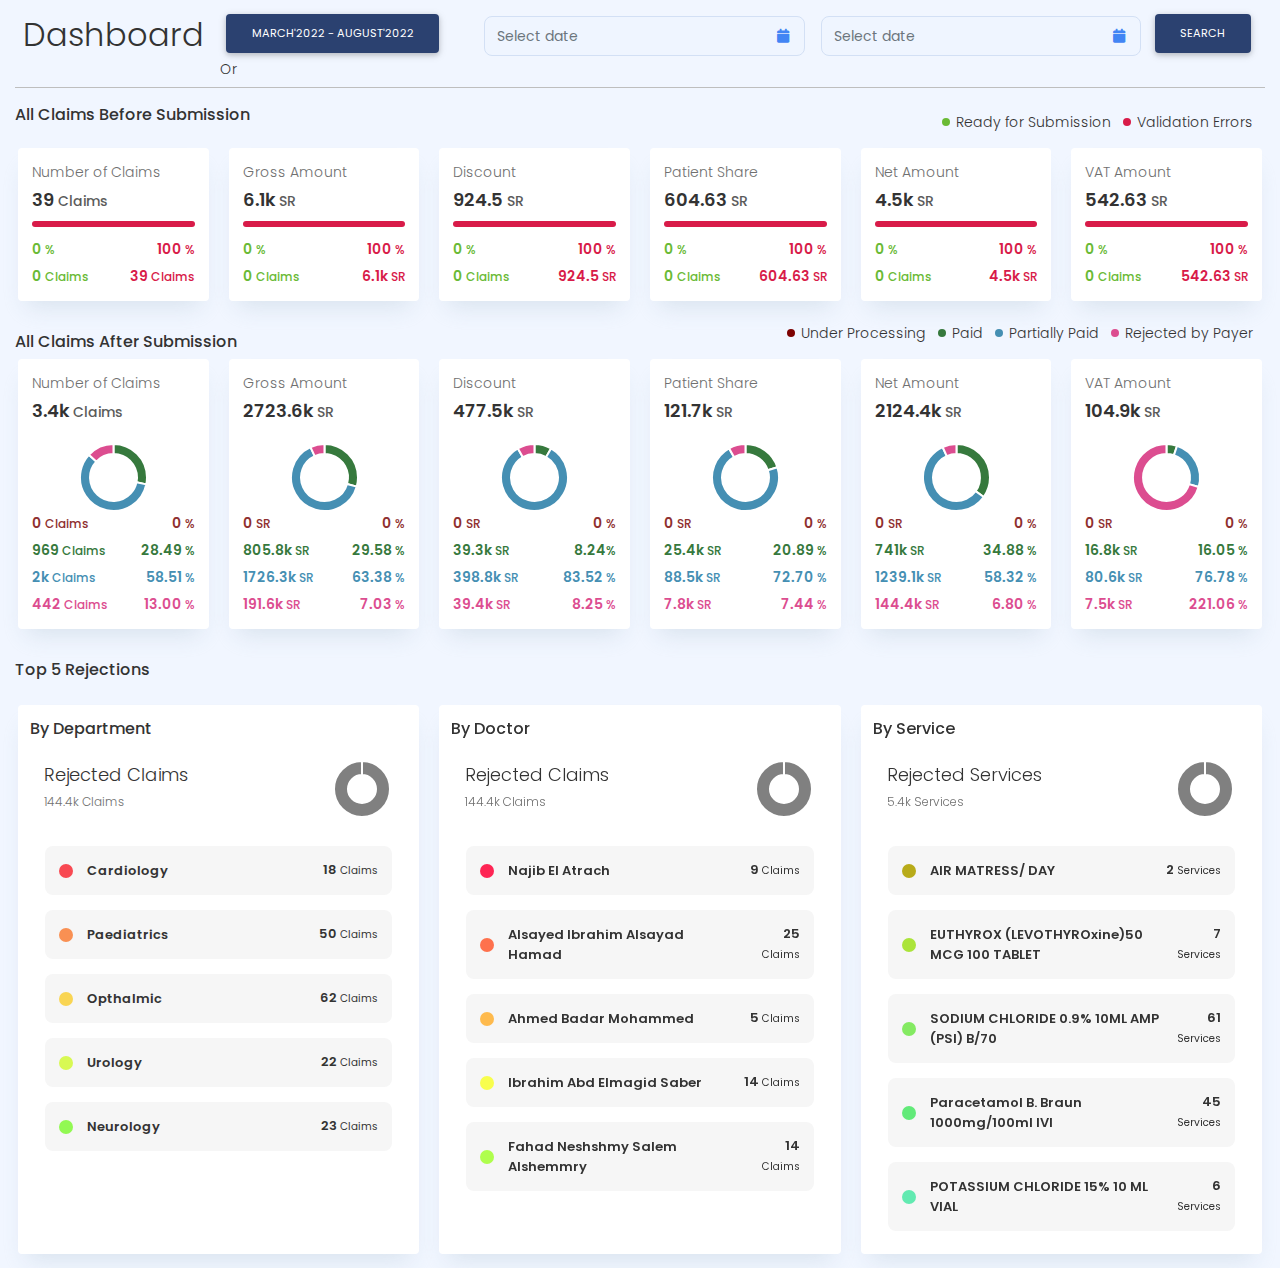
<file: index.html>
<!DOCTYPE html>
<html lang="en">

<head>
  <meta charset="UTF-8">
  <meta name="viewport" content="width=device-width, initial-scale=1, shrink-to-fit=no">
  <meta http-equiv="x-ua-compatible" content="ie=edge">
  <title>DashboardTask</title>
  <!-- MDB icon -->
  <link rel="icon" href="img/mdb-favicon.ico" type="image/x-icon">
  <!-- Font Awesome -->
  <link rel="stylesheet" href="https://use.fontawesome.com/releases/v5.11.2/css/all.css">
  <!-- Google Fonts Roboto -->
  <link rel="stylesheet" href="https://fonts.googleapis.com/css?family=Roboto:300,400,500,700&display=swap">
  <!-- Bootstrap core CSS -->
  <link rel="stylesheet" href="css/bootstrap.min.css">
  <!-- Material Design Bootstrap -->
  <link rel="stylesheet" href="css/mdb.css">
  <!-- Your custom styles (optional) -->
  <link rel="stylesheet" href="css/style.css">
</head>

<body>

  <!-- Start your project here-->

  <div class="container-fluid">
    <div class="dashboard-header">
      <div class="d-flex bd-highlight">
        <div class="mr-auto p-2 bd-highlight">
          <h2 class="page-title mt-2">Dashboard</h2>
        </div>
        <div class="p-2 bd-highlight">
          <button type="button" class="btn btn-primary btn-md rounded">March'2022 - August'2022</button>
          <span class="or">Or</span>
          <!--Blue select-->
        </div>
        <div id="date-picker-example" class="md-form md-outline input-with-post-icon datepicker pl-3" inline="true">
          <input placeholder="Select date" type="text" id="example" class="form-control">
          
          <i class="fas fa-calendar input-prefix"></i>
        </div>
        <div id="date-picker-example" class="md-form md-outline input-with-post-icon datepicker pl-3" inline="true">
          <input placeholder="Select date" type="text" id="example" class="form-control">
          
          <i class="fas fa-calendar input-prefix"></i>
        </div>
        
        <div class="p-2 bd-highlight">
        <button type="button" class="btn btn-primary btn-md rounded">Search</button>
      </div>
      </div>



    </div>


    <div class="ng-star-inserted">
      <h5 class="pb-3 ng-star-inserted">All Claims Before Submission</h5>
      <ul class="dashboard-legend mb-3">
        <li><span class="bg-ready-submission"></span>Ready for Submission</li>
        <li><span class="bg-rejected-waseel"></span>Validation Errors</li>
      </ul>
      <div class="row small-gutter">
        <div class="col-xl-2 col-4">
          <div class="dashboard-claim-card rounded">
            <!---->
            <!---->
            <p class="title ng-star-inserted mb-0 mb-0">Number of Claims</p>
            <h4 class="ng-star-inserted">
              39 <small>Claims</small></h4>
            <div class="progress-block ng-star-inserted">
              <div class="rejected-waseel-bar bg-rejected-waseel"></div>
            </div>
            <div class="statistics d-flex ng-star-inserted">
              <div class="text-ready-submission"> 0 <small>%</small></div>
              <div class="ml-auto pl-2 text-right text-rejected-waseel"> 100 <small>%</small></div>
            </div>
            <div class="statistics d-flex ng-star-inserted">
              <div class="text-ready-submission">
                0 <small>Claims</small></div>
              <div class="ml-auto pl-2 text-right text-rejected-waseel " data-toggle="tooltip" data-placement="bottom"
                title="39 Claims">
                39 <small>Claims</small></div>

            </div>
            <!---->
            <!---->
          </div>
        </div>
        <div class="col-xl-2 col-4">
          <div class="dashboard-claim-card rounded">
            <!---->
            <!---->
            <p class="title ng-star-inserted mb-0 mb-0">Gross Amount </p>
            <h4 class="ng-star-inserted">
              6.1k <small>SR</small></h4>
            <div class="progress-block ng-star-inserted">
              <div class="rejected-waseel-bar bg-rejected-waseel"></div>
            </div>
            <div class="statistics d-flex ng-star-inserted">
              <div class="text-ready-submission"> 0 <small>%</small></div>
              <div class="ml-auto pl-2 text-right text-rejected-waseel"> 100 <small>%</small></div>
            </div>
            <div class="statistics d-flex ng-star-inserted">
              <div class="text-ready-submission">
                0 <small>Claims</small></div>
              <div class="ml-auto pl-2 text-right text-rejected-waseel">
                6.1k <small>SR</small></div>
            </div>
            <!---->
            <!---->
          </div>
        </div>
        <div class="col-xl-2 col-4">
          <div class="dashboard-claim-card rounded">
            <!---->
            <!---->
            <p class="title ng-star-inserted mb-0 mb-0">Discount</p>
            <h4 class="ng-star-inserted">
              924.5 <small>SR</small></h4>
            <div class="progress-block ng-star-inserted">
              <div class="rejected-waseel-bar bg-rejected-waseel"></div>
            </div>
            <div class="statistics d-flex ng-star-inserted">
              <div class="text-ready-submission"> 0 <small>%</small></div>
              <div class="ml-auto pl-2 text-right text-rejected-waseel"> 100 <small>%</small></div>
            </div>
            <div class="statistics d-flex ng-star-inserted">
              <div class="text-ready-submission">
                0 <small>Claims</small></div>
              <div class="ml-auto pl-2 text-right text-rejected-waseel">
                924.5 <small>SR</small></div>
            </div>
            <!---->
            <!---->
          </div>
        </div>
        <div class="col-xl-2 col-4">
          <div class="dashboard-claim-card rounded">
            <!---->
            <!---->
            <p class="title ng-star-inserted mb-0 mb-0">Patient Share</p>
            <h4 class="ng-star-inserted">
              604.63 <small>SR</small></h4>
            <div class="progress-block ng-star-inserted">
              <div class="rejected-waseel-bar bg-rejected-waseel"></div>
            </div>
            <div class="statistics d-flex ng-star-inserted">
              <div class="text-ready-submission"> 0 <small>%</small></div>
              <div class="ml-auto pl-2 text-right text-rejected-waseel"> 100 <small>%</small></div>
            </div>
            <div class="statistics d-flex ng-star-inserted">
              <div class="text-ready-submission">
                0 <small>Claims</small></div>
              <div class="ml-auto pl-2 text-right text-rejected-waseel">
                604.63 <small>SR</small></div>
            </div>
            <!---->
            <!---->
          </div>
        </div>
        <div class="col-xl-2 col-4">
          <div class="dashboard-claim-card rounded">
            <!---->
            <!---->
            <p class="title ng-star-inserted mb-0 mb-0">Net Amount </p>
            <h4 class="ng-star-inserted">
              4.5k <small>SR</small></h4>
            <div class="progress-block ng-star-inserted">
              <div class="rejected-waseel-bar bg-rejected-waseel"></div>
            </div>
            <div class="statistics d-flex ng-star-inserted">
              <div class="text-ready-submission"> 0 <small>%</small></div>
              <div class="ml-auto pl-2 text-right text-rejected-waseel"> 100 <small>%</small></div>
            </div>
            <div class="statistics d-flex ng-star-inserted">
              <div class="text-ready-submission">
                0 <small>Claims</small></div>
              <div class="ml-auto pl-2 text-right text-rejected-waseel">
                4.5k <small>SR</small></div>
            </div>
            <!---->
            <!---->
          </div>
        </div>
        <div class="col-xl-2 col-4">
          <div class="dashboard-claim-card rounded">
            <!---->
            <!---->
            <p class="title ng-star-inserted mb-0 mb-0">VAT Amount</p>
            <h4 class="ng-star-inserted">
              542.63 <small>SR</small></h4>
            <div class="progress-block ng-star-inserted">
              <div class="rejected-waseel-bar bg-rejected-waseel"></div>
            </div>
            <div class="statistics d-flex ng-star-inserted">
              <div class="text-ready-submission"> 0 <small>%</small></div>
              <div class="ml-auto pl-2 text-right text-rejected-waseel"> 100 <small>%</small></div>
            </div>
            <div class="statistics d-flex ng-star-inserted">
              <div class="text-ready-submission">
                0 <small>Claims</small></div>
              <div class="ml-auto pl-2 text-right text-rejected-waseel">
                542.63 <small>SR</small></div>
            </div>
            <!---->
            <!---->
          </div>
        </div>
      </div>
    </div>


    <h5 class="pt-3 ng-star-inserted">All Claims After Submission</h5>
    <div class="ng-star-inserted">
      <ul class="dashboard-legend mb-3">
        <li><span class="bg-under-processing"></span>Under Processing</li>
        <li><span class="bg-paid"></span>Paid</li>
        <li><span class="bg-partially-paid"></span>Partially Paid</li>
        <li><span class="bg-rejected"></span>Rejected by Payer</li>
      </ul>

      <div class="row small-gutter">
        <div class="col-xl-2 col-4">
          <div class="dashboard-claim-card rounded">
            <!---->
            <!---->
            <p class="title ng-star-inserted mb-0">Number of Claims</p>
            <h4 class="ng-star-inserted">3.4k
              <small>Claims</small></h4>
            <div class="chart-wrapper ng-star-inserted">

              <div class="chart-container">
                <canvas id="doughnutChart"></canvas>
              </div>
            </div>
            <div class="statistics d-flex ng-star-inserted">
              <div class="text-under-processing"> 0 <small>Claims</small></div>
              <div class="ml-auto pl-2 text-right text-under-processing"> 0 <small>%</small></div>
            </div>
            <div class="statistics d-flex ng-star-inserted">
              <div class="text-paid"> 969 <small>Claims</small></div>
              <div class="ml-auto pl-2 text-right text-paid"> 28.49 <small>%</small></div>
            </div>
            <div class="statistics d-flex ng-star-inserted">
              <div class="text-partially-paid"> 2k <small>Claims</small></div>
              <div class="ml-auto pl-2 text-right text-partially-paid"> 58.51 <small>%</small></div>
            </div>
            <div class="statistics d-flex ng-star-inserted">
              <div class="text-rejected"> 442 <small>Claims</small></div>
              <div class="ml-auto pl-2 text-right text-rejected"> 13.00 <small>%</small></div>
            </div>
            <!---->
            <!---->
          </div>
        </div>
        <div class="col-xl-2 col-4">
          <div class="dashboard-claim-card rounded">
            <!---->
            <!---->
            <p class="title ng-star-inserted mb-0">Gross Amount</p>
            <h4 class="ng-star-inserted">2723.6k <small>SR</small></h4>
            <div class="chart-wrapper ng-star-inserted">
              <div class="chart-container">
                <canvas id="doughnutChart0"></canvas>
              </div>

            </div>
            <div class="statistics d-flex ng-star-inserted">
              <div class="text-under-processing"> 0 <small>SR</small></div>
              <div class="ml-auto pl-2 text-right text-under-processing"> 0 <small>%</small></div>
            </div>
            <div class="statistics d-flex ng-star-inserted">
              <div class="text-paid"> 805.8k <small>SR</small></div>
              <div class="ml-auto pl-2 text-right text-paid"> 29.58 <small>%</small></div>
            </div>
            <div class="statistics d-flex ng-star-inserted">
              <div class="text-partially-paid"> 1726.3k <small>SR</small></div>
              <div class="ml-auto pl-2 text-right text-partially-paid"> 63.38 <small>%</small></div>
            </div>
            <div class="statistics d-flex ng-star-inserted">
              <div class="text-rejected"> 191.6k <small>SR</small></div>
              <div class="ml-auto pl-2 text-right text-rejected"> 7.03 <small>%</small></div>
            </div>
            <!---->
            <!---->
          </div>
        </div>
        <div class="col-xl-2 col-4">
          <div class="dashboard-claim-card rounded">
            <!---->
            <!---->
            <p class="title ng-star-inserted mb-0">Discount</p>
            <h4 class="ng-star-inserted">477.5k <small>SR</small></h4>
            <div class="chart-wrapper ng-star-inserted">

              <div class="chart-container">
                <canvas id="doughnutChart1"></canvas>
              </div>

            </div>
            <div class="statistics d-flex ng-star-inserted">
              <div class="text-under-processing"> 0 <small>SR</small></div>
              <div class="ml-auto pl-2 text-right text-under-processing"> 0 <small>%</small></div>
            </div>
            <div class="statistics d-flex ng-star-inserted">
              <div class="text-paid"> 39.3k <small>SR</small></div>
              <div class="ml-auto pl-2 text-right text-paid"> 8.24<small>%</small></div>


            </div>
            <div class="statistics d-flex ng-star-inserted">
              <div class="text-partially-paid"> 398.8k <small>SR</small></div>
              <div class="ml-auto pl-2 text-right text-partially-paid"> 83.52 <small>%</small></div>
            </div>
            <div class="statistics d-flex ng-star-inserted">
              <div class="text-rejected"> 39.4k <small>SR</small></div>
              <div class="ml-auto pl-2 text-right text-rejected"> 8.25 <small>%</small></div>
            </div>
            <!---->
            <!---->
          </div>
        </div>
        <div class="col-xl-2 col-4">
          <div class="dashboard-claim-card rounded">
            <!---->
            <!---->
            <p class="title ng-star-inserted mb-0">Patient Share</p>
            <h4 class="ng-star-inserted">121.7k
              <small>SR</small></h4>
            <div class="chart-wrapper ng-star-inserted">

              <div class="chart-container">
                <canvas id="doughnutChart2"></canvas>
              </div>

            </div>
            <div class="statistics d-flex ng-star-inserted">
              <div class="text-under-processing"> 0 <small>SR</small></div>
              <div class="ml-auto pl-2 text-right text-under-processing"> 0 <small>%</small></div>
            </div>
            <div class="statistics d-flex ng-star-inserted">
              <div class="text-paid"> 25.4k <small>SR</small></div>
              <div class="ml-auto pl-2 text-right text-paid"> 20.89 <small>%</small></div>
            </div>
            <div class="statistics d-flex ng-star-inserted">
              <div class="text-partially-paid"> 88.5k <small>SR</small></div>
              <div class="ml-auto pl-2 text-right text-partially-paid"> 72.70 <small>%</small></div>
            </div>
            <div class="statistics d-flex ng-star-inserted">
              <div class="text-rejected"> 7.8k <small>SR</small></div>
              <div class="ml-auto pl-2 text-right text-rejected"> 7.44 <small>%</small></div>
            </div>
            <!---->
            <!---->
          </div>
        </div>
        <div class="col-xl-2 col-4">
          <div class="dashboard-claim-card rounded">
            <!---->
            <!---->
            <p class="title ng-star-inserted mb-0">Net Amount</p>
            <h4 class="ng-star-inserted">2124.4k
              <small>SR</small></h4>
            <div class="chart-wrapper ng-star-inserted">

              <div class="chart-container">
                <canvas id="doughnutChart3"></canvas>
              </div>
            </div>
            <div class="statistics d-flex ng-star-inserted">
              <div class="text-under-processing"> 0 <small>SR</small></div>
              <div class="ml-auto pl-2 text-right text-under-processing"> 0 <small>%</small></div>
            </div>
            <div class="statistics d-flex ng-star-inserted">
              <div class="text-paid"> 741k <small>SR</small></div>
              <div class="ml-auto pl-2 text-right text-paid"> 34.88 <small>%</small></div>
            </div>
            <div class="statistics d-flex ng-star-inserted">
              <div class="text-partially-paid"> 1239.1k <small>SR</small></div>
              <div class="ml-auto pl-2 text-right text-partially-paid"> 58.32 <small>%</small></div>
            </div>
            <div class="statistics d-flex ng-star-inserted">
              <div class="text-rejected"> 144.4k <small>SR</small></div>
              <div class="ml-auto pl-2 text-right text-rejected"> 6.80 <small>%</small></div>
            </div>
            <!---->
            <!---->
          </div>
        </div>
        <div class="col-xl-2 col-4">
          <div class="dashboard-claim-card rounded">
            <!---->
            <!---->
            <p class="title ng-star-inserted mb-0">VAT Amount</p>
            <h4 class="ng-star-inserted">104.9k
              <small>SR</small></h4>
            <div class="chart-wrapper ng-star-inserted">

              <div class="chart-container">
                <canvas id="doughnutChart4"></canvas>
              </div>
            </div>
            <div class="statistics d-flex ng-star-inserted">
              <div class="text-under-processing"> 0 <small>SR</small></div>
              <div class="ml-auto pl-2 text-right text-under-processing"> 0 <small>%</small></div>
            </div>
            <div class="statistics d-flex ng-star-inserted">
              <div class="text-paid"> 16.8k <small>SR</small></div>
              <div class="ml-auto pl-2 text-right text-paid"> 16.05 <small>%</small></div>
            </div>
            <div class="statistics d-flex ng-star-inserted">
              <div class="text-partially-paid"> 80.6k <small>SR</small></div>
              <div class="ml-auto pl-2 text-right text-partially-paid"> 76.78 <small>%</small></div>
            </div>
            <div class="statistics d-flex ng-star-inserted">
              <div class="text-rejected"> 7.5k <small>SR</small></div>
              <div class="ml-auto pl-2 text-right text-rejected"> 221.06 <small>%</small></div>
            </div>
            <!---->
            <!---->
          </div>
        </div>
      </div>

    </div>


    <h5 class="pb-3 pt-3 ng-star-inserted">Top 5 Rejections</h5>


    <div class="ng-star-inserted">
      <div class="row small-gutter">
        <div class="col-lg-4 col-md-6">

            <div class="primary-card rounded">
              <div class="primary-card-title">By Department</div>
              <div class="primary-card-content">
                <div class="rejection-card-head">
                  <div class="left-block">
                    <h4>Rejected Claims</h4>
                    <h6>144.4k Claims</h6>
                  </div>
                  <div class="right-block">
                    <div class="chartjs-size-monitor">
                      <div class="chartjs-size-monitor-expand">
                        <div class=""></div>
                      </div>
                      <div class="chartjs-size-monitor-shrink">
                        <div class=""></div>
                      </div>
                    </div>

                    <canvas id="RejectionsChart" style=" width: 150px; height: 70px;" width="150" height="70"></canvas>

                  </div>
                </div>
                <!---->
                <!---->
                <ul class="item-list">
                  <!---->
                  <li class="ng-star-inserted">
                    <div class="status-dot size-lg" style="background-color: rgb(248, 73, 82);"></div>
                    <div>Cardiology</div>
                    <div class="ml-auto pl-2 text-right">18 <small>Claims</small>
                    </div>
                  </li>
                  <li class="ng-star-inserted">
                    <div class="status-dot size-lg" style="background-color: rgb(249, 144, 83);"></div>
                    <div>Paediatrics</div>
                    <div class="ml-auto pl-2 text-right">50 <small>Claims</small>
                    </div>
                  </li>
                  <li class="ng-star-inserted">
                    <div class="status-dot size-lg" style="background-color: rgb(249, 213, 83);"></div>
                    <div>Opthalmic</div>
                    <div class="ml-auto pl-2 text-right">62 <small>Claims</small>
                    </div>
                  </li>
                  <li class="ng-star-inserted">
                    <div class="status-dot size-lg" style="background-color: rgb(216, 249, 83);"></div>
                    <div>Urology</div>
                    <div class="ml-auto pl-2 text-right">22 <small>Claims</small>
                    </div>
                  </li>
                  <li class="ng-star-inserted">
                    <div class="status-dot size-lg" style="background-color: rgb(146, 249, 83);"></div>
                    <div>Neurology</div>
                    <div class="ml-auto pl-2 text-right">23 <small>Claims</small>
                    </div>
                  </li>
                </ul>
              </div>
            </div>

        </div>
        <div class="col-lg-4 col-md-6">

            <div class="primary-card rounded">
              <div class="primary-card-title">By Doctor</div>
              <div class="primary-card-content">
                <div class="rejection-card-head">
                  <div class="left-block">
                    <h4>Rejected Claims</h4>
                    <h6>144.4k Claims</h6>
                  </div>
                  <div class="right-block">
                    <div class="chartjs-size-monitor">
                      <div class="chartjs-size-monitor-expand">
                        <div class=""></div>
                      </div>
                      <div class="chartjs-size-monitor-shrink">
                        <div class=""></div>
                      </div>
                    </div>
                    <canvas id="RejectionsChart0" style=" width: 150px; height: 70px;" width="150" height="70"></canvas>
                  </div>
                </div>
                <!---->
                <!---->
                <ul class="item-list">
                  <!---->
                  <li class="ng-star-inserted">
                    <div class="status-dot size-lg" style="background-color: rgb(254, 37, 84);"></div>
                    <div>Najib El Atrach</div>
                    <div class="ml-auto pl-2 text-right">9 <small>Claims</small>
                    </div>
                  </li>
                  <li class="ng-star-inserted">
                    <div class="status-dot size-lg" style="background-color: rgb(254, 113, 77);"></div>
                    <div>Alsayed Ibrahim Alsayad Hamad</div>
                    <div class="ml-auto pl-2 text-right">25 <small>Claims</small>
                    </div>
                  </li>
                  <li class="ng-star-inserted">
                    <div class="status-dot size-lg" style="background-color: rgb(254, 186, 77);"></div>
                    <div>Ahmed Badar Mohammed</div>
                    <div class="ml-auto pl-2 text-right">5 <small>Claims</small>
                    </div>
                  </li>
                  <li class="ng-star-inserted">
                    <div class="status-dot size-lg" style="background-color: rgb(248, 254, 77);"></div>
                    <div>Ibrahim Abd Elmagid Saber</div>
                    <div class="ml-auto pl-2 text-right">14 <small>Claims</small>
                    </div>
                  </li>
                  <li class="ng-star-inserted">
                    <div class="status-dot size-lg" style="background-color: rgb(175, 254, 77);"></div>
                    <div>Fahad Neshshmy Salem Alshemmry</div>
                    <div class="ml-auto pl-2 text-right">14 <small>Claims</small>
                    </div>
                  </li>
                </ul>
              </div>
            </div>

        </div>
        <div class="col-lg-4 col-md-6">

            <div class="primary-card rounded">
              <div class="primary-card-title">By Service</div>
              <div class="primary-card-content">
                <div class="rejection-card-head">
                  <div class="left-block">
                    <h4>Rejected Services</h4>
                    <h6>5.4k Services</h6>
                  </div>
                  <div class="right-block">
                    <div class="chartjs-size-monitor">
                      <div class="chartjs-size-monitor-expand">
                        <div class=""></div>
                      </div>
                      <div class="chartjs-size-monitor-shrink">
                        <div class=""></div>
                      </div>
                    </div>
                    <canvas id="RejectionsChart1" style=" width: 150px; height: 70px;" width="150" height="70"></canvas>
                  </div>
                </div>
                <!---->
                <!---->
                <ul class="item-list">
                  <!---->
                  <li class="ng-star-inserted">
                    <div class="status-dot size-lg" style="background-color: rgb(184, 171, 25);"></div>
                    <div>AIR MATRESS/ DAY</div>
                    <div class="ml-auto pl-2 text-right">2 <small>Services</small>
                    </div>
                  </li>
                  <li class="ng-star-inserted">
                    <div class="status-dot size-lg" style="background-color: rgb(171, 228, 58);"></div>
                    <div>EUTHYROX (LEVOTHYROxine)50 MCG 100 TABLET</div>
                    <div class="ml-auto pl-2 text-right">7 <small>Services</small>
                    </div>
                  </li>
                  <li class="ng-star-inserted">
                    <div class="status-dot size-lg" style="background-color: rgb(132, 234, 98);"></div>
                    <div>SODIUM CHLORIDE 0.9% 10ML AMP (PSI) B/70</div>
                    <div class="ml-auto pl-2 text-right">61 <small>Services</small>
                    </div>
                  </li>
                  <li class="ng-star-inserted">
                    <div class="status-dot size-lg" style="background-color: rgb(98, 234, 121);"></div>
                    <div>Paracetamol B. Braun 1000mg/100ml IVI</div>
                    <div class="ml-auto pl-2 text-right">45 <small>Services</small>
                    </div>
                  </li>
                  <li class="ng-star-inserted">
                    <div class="status-dot size-lg" style="background-color: rgb(98, 234, 177);"></div>
                    <div>POTASSIUM CHLORIDE 15% 10 ML VIAL</div>
                    <div class="ml-auto pl-2 text-right">6 <small>Services</small>
                    </div>
                  </li>
                </ul>
              </div>
            </div>
    
        </div>
      </div>
    </div>











  </div>
  <!-- End your project here-->

  <!-- jQuery -->
  <script type="text/javascript" src="js/jquery.min.js"></script>
  <!-- Bootstrap tooltips -->
  <script type="text/javascript" src="js/popper.min.js"></script>
  <!-- Bootstrap core JavaScript -->
  <script type="text/javascript" src="js/bootstrap.min.js"></script>
  <!-- MDB core JavaScript -->
  <script type="text/javascript" src="js/mdb.min.js"></script>
  <!-- Your custom scripts (optional) -->
  <script type="text/javascript" src="js/main.js"></script>
  <script>


  </script>
</body>

</html>
</file>
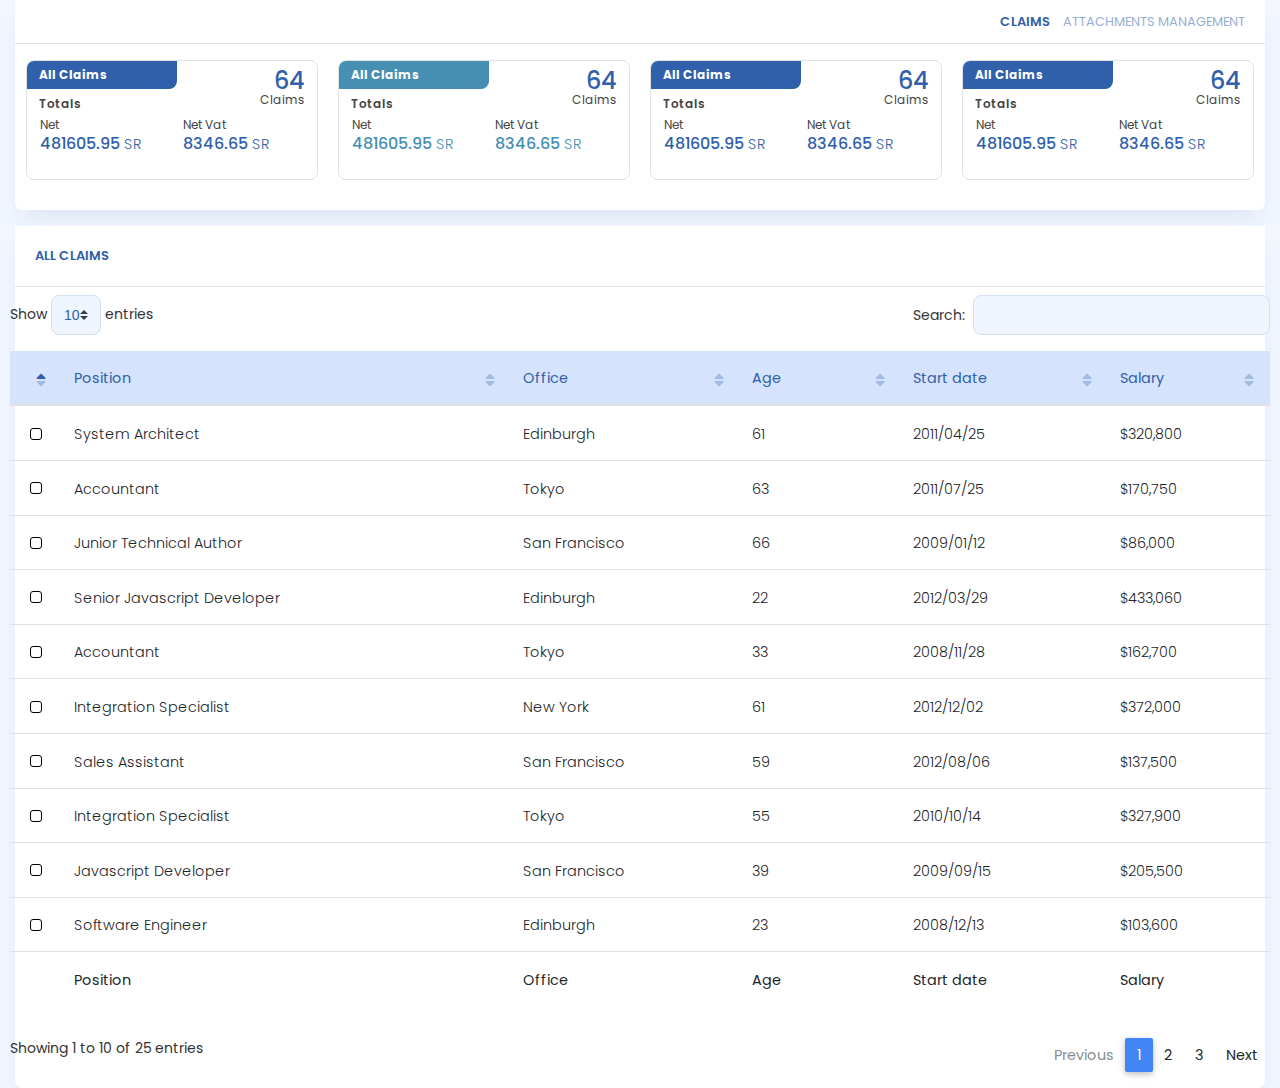
<file: claims.html>
<!DOCTYPE html>
<html lang="en">

<head>
    <meta charset="UTF-8">
    <meta name="viewport" content="width=device-width, initial-scale=1, shrink-to-fit=no">
    <meta http-equiv="x-ua-compatible" content="ie=edge">
    <title>DashboardTask</title>
    <!-- MDB icon -->
    <link rel="icon" href="img/mdb-favicon.ico" type="image/x-icon">
    <!-- Font Awesome -->
    <link rel="stylesheet" href="https://use.fontawesome.com/releases/v5.11.2/css/all.css">
    <!-- Google Fonts Roboto -->
    <link rel="stylesheet" href="https://fonts.googleapis.com/css?family=Roboto:300,400,500,700&display=swap">
    <!-- Bootstrap core CSS -->
    <link rel="stylesheet" href="css/bootstrap.min.css">
    <!-- Material Design Bootstrap -->
    <link rel="stylesheet" href="css/mdb.css">
    <!-- Bootstrap core CSS -->
    <link rel="stylesheet" href="css/addons/datatables.min.css">
    <!-- Bootstrap core CSS -->
    <link rel="stylesheet" href="css/addons/datatables-select.min.css">
    <!-- Your custom styles (optional) -->
    <link rel="stylesheet" href="css/style.css">
</head>

<body>

    <div class="container-fluid">

        <div class="block-card mb-3">
            <div class="block-header ng-star-inserted">
                <!---->
                <div class="ml-auto d-flex mt-n2 mb-n2">
                    <button type="button" class="btn btn-link tab-btn active">Claims</button>
                    <button type="button" class="btn btn-link tab-btn">Attachments Management</button>

                </div>
            </div>
            <div class="block-body p-3">


                <div class="row">
                    <div class="col-lg-3">
                        <div class="primary-card abstract-card ng-star-inserted">
                            <!---->
                            <div class="primary-card-title text-all-claim"><span class="title bg-all-claim">All
                                    Claims</span>
                                <!----><span class="total-count ng-star-inserted">64<span>Claims</span></span></div>
                            <div class="primary-card-content"><span class="label total">Totals</span>
                                <table>
                                    <tr>
                                        <th class="label">Net</th>
                                        <th class="label">Net Vat</th>
                                    </tr>
                                    <tr>
                                        <td class="text-all-claim"><span class="dashboard-numbers">481605.95</span><span
                                                class="currency">
                                                SR</span></td>
                                        <td class="text-all-claim"><span class="dashboard-numbers">8346.65</span><span
                                                class="currency">
                                                SR</span></td>
                                    </tr>
                                    <!---->
                                </table>
                            </div>
                        </div>
                    </div>
                    <div class="col-lg-3">
                        <div class="primary-card abstract-card ng-star-inserted">
                            <!---->
                            <div class="primary-card-title text-all-claim"><span class=" title bg-partially-paid">All
                                    Claims</span>
                                <!----><span class="total-count ng-star-inserted">64<span>Claims</span></span></div>
                            <div class="primary-card-content"><span class="label total">Totals</span>
                                <table>
                                    <tr>
                                        <th class="label">Net</th>
                                        <th class="label">Net Vat</th>
                                    </tr>
                                    <tr>
                                        <td class="text-partially-paid"><span
                                                class="dashboard-numbers">481605.95</span><span class="currency">
                                                SR</span></td>
                                        <td class="text-partially-paid"><span
                                                class="dashboard-numbers">8346.65</span><span class="currency">
                                                SR</span></td>
                                    </tr>
                                    <!---->
                                </table>
                            </div>
                        </div>
                    </div>
                    <div class="col-lg-3">
                        <div class="primary-card abstract-card ng-star-inserted">
                            <!---->
                            <div class="primary-card-title text-all-claim"><span class="title bg-all-claim">All
                                    Claims</span>
                                <!----><span class="total-count ng-star-inserted">64<span>Claims</span></span></div>
                            <div class="primary-card-content"><span class="label total">Totals</span>
                                <table>
                                    <tr>
                                        <th class="label">Net</th>
                                        <th class="label">Net Vat</th>
                                    </tr>
                                    <tr>
                                        <td class="text-all-claim"><span class="dashboard-numbers">481605.95</span><span
                                                class="currency">
                                                SR</span></td>
                                        <td class="text-all-claim"><span class="dashboard-numbers">8346.65</span><span
                                                class="currency">
                                                SR</span></td>
                                    </tr>
                                    <!---->
                                </table>
                            </div>
                        </div>
                    </div>
                    <div class="col-lg-3">
                        <div class="primary-card abstract-card ng-star-inserted">
                            <!---->
                            <div class="primary-card-title text-all-claim"><span class="title bg-all-claim">All
                                    Claims</span>
                                <!----><span class="total-count ng-star-inserted">64<span>Claims</span></span></div>
                            <div class="primary-card-content"><span class="label total">Totals</span>
                                <table>
                                    <tr>
                                        <th class="label">Net</th>
                                        <th class="label">Net Vat</th>
                                    </tr>
                                    <tr>
                                        <td class="text-all-claim"><span class="dashboard-numbers">481605.95</span><span
                                                class="currency">
                                                SR</span></td>
                                        <td class="text-all-claim"><span class="dashboard-numbers">8346.65</span><span
                                                class="currency">
                                                SR</span></td>
                                    </tr>
                                    <!---->
                                </table>
                            </div>
                        </div>
                    </div>
                </div>
            </div>

        </div>




        <div class="block-card ng-star-inserted">
            <div class="block-header text-all-claim">
                <button type="button" class="btn btn-link tab-btn active"> All Claims</button>
            </div>
            <!---->

            <table id="dt-basic-checkbox" class="table pa-5" cellspacing="0" width="100%">
                <thead>
                    <tr>
                        <th></th>
                        <th class="th-sm">Position
                        </th>
                        <th class="th-sm">Office
                        </th>
                        <th class="th-sm">Age
                        </th>
                        <th class="th-sm">Start date
                        </th>
                        <th class="th-sm">Salary
                        </th>
                    </tr>
                </thead>
                <tbody>
                    <tr data-toggle="modal" data-target="#basicExampleModal">
                        <td></td>
                        <td>System Architect</td>
                        <td>Edinburgh</td>
                        <td>61</td>
                        <td>2011/04/25</td>
                        <td>$320,800</td>
                    </tr>
                    <tr data-toggle="modal" data-target="#basicExampleModal">
                        <td></td>
                        <td>Accountant</td>
                        <td>Tokyo</td>
                        <td>63</td>
                        <td>2011/07/25</td>
                        <td>$170,750</td>
                    </tr>
                    <tr data-toggle="modal" data-target="#basicExampleModal">
                        <td></td>
                        <td>Junior Technical Author</td>
                        <td>San Francisco</td>
                        <td>66</td>
                        <td>2009/01/12</td>
                        <td>$86,000</td>
                    </tr>
                    <tr data-toggle="modal" data-target="#basicExampleModal">
                        <td></td>
                        <td>Senior Javascript Developer</td>
                        <td>Edinburgh</td>
                        <td>22</td>
                        <td>2012/03/29</td>
                        <td>$433,060</td>
                    </tr>
                    <tr data-toggle="modal" data-target="#basicExampleModal">
                        <td></td>
                        <td>Accountant</td>
                        <td>Tokyo</td>
                        <td>33</td>
                        <td>2008/11/28</td>
                        <td>$162,700</td>
                    </tr>
                    <tr data-toggle="modal" data-target="#basicExampleModal">
                        <td></td>

                        <td>Integration Specialist</td>
                        <td>New York</td>
                        <td>61</td>
                        <td>2012/12/02</td>
                        <td>$372,000</td>
                    </tr>
                    <tr data-toggle="modal" data-target="#basicExampleModal">
                        <td></td>
                        <td>Sales Assistant</td>
                        <td>San Francisco</td>
                        <td>59</td>
                        <td>2012/08/06</td>
                        <td>$137,500</td>
                    </tr>
                    <tr>
                        <td></td>
                        <td>Integration Specialist</td>
                        <td>Tokyo</td>
                        <td>55</td>
                        <td>2010/10/14</td>
                        <td>$327,900</td>
                    </tr>
                    <tr>
                        <td></td>
                        <td>Javascript Developer</td>
                        <td>San Francisco</td>
                        <td>39</td>
                        <td>2009/09/15</td>
                        <td>$205,500</td>
                    </tr>
                    <tr>
                        <td></td>
                        <td>Software Engineer</td>
                        <td>Edinburgh</td>
                        <td>23</td>
                        <td>2008/12/13</td>
                        <td>$103,600</td>
                    </tr>
                    <tr>
                        <td></td>
                        <td>Office Manager</td>
                        <td>London</td>
                        <td>30</td>
                        <td>2008/12/19</td>
                        <td>$90,560</td>
                    </tr>
                    <tr>
                        <td></td>
                        <td>Support Lead</td>
                        <td>Edinburgh</td>
                        <td>22</td>
                        <td>2013/03/03</td>
                        <td>$342,000</td>
                    </tr>
                    <tr>
                        <td></td>
                        <td>Regional Director</td>
                        <td>San Francisco</td>
                        <td>36</td>
                        <td>2008/10/16</td>
                        <td>$470,600</td>
                    </tr>
                    <tr>
                        <td></td>
                        <td>Senior Marketing Designer</td>
                        <td>London</td>
                        <td>43</td>
                        <td>2012/12/18</td>
                        <td>$313,500</td>
                    </tr>
                    <tr>
                        <td></td>

                        <td>Regional Director</td>
                        <td>London</td>
                        <td>19</td>
                        <td>2010/03/17</td>
                        <td>$385,750</td>
                    </tr>
                    <tr>
                        <td></td>
                        <td>Marketing Designer</td>
                        <td>London</td>
                        <td>66</td>
                        <td>2012/11/27</td>
                        <td>$198,500</td>
                    </tr>
                    <tr>
                        <td></td>
                        <td>Chief Financial Officer (CFO)</td>
                        <td>New York</td>
                        <td>64</td>
                        <td>2010/06/09</td>
                        <td>$725,000</td>
                    </tr>
                    <tr>
                        <td></td>
                        <td>Systems Administrator</td>
                        <td>New York</td>
                        <td>59</td>
                        <td>2009/04/10</td>
                        <td>$237,500</td>
                    </tr>
                    <tr>
                        <td></td>
                        <td>Software Engineer</td>
                        <td>London</td>
                        <td>41</td>
                        <td>2012/10/13</td>
                        <td>$132,000</td>
                    </tr>
                    <tr>
                        <td></td>
                        <td>Personnel Lead</td>
                        <td>Edinburgh</td>
                        <td>35</td>
                        <td>2012/09/26</td>
                        <td>$217,500</td>
                    </tr>
                    <tr>
                        <td></td>
                        <td>Development Lead</td>
                        <td>New York</td>
                        <td>30</td>
                        <td>2011/09/03</td>
                        <td>$345,000</td>
                    </tr>
                    <tr>
                        <td></td>
                        <td>Chief Marketing Officer (CMO)</td>
                        <td>New York</td>
                        <td>40</td>
                        <td>2009/06/25</td>
                        <td>$675,000</td>
                    </tr>
                    <tr>
                        <td></td>
                        <td>Pre-Sales Support</td>
                        <td>New York</td>
                        <td>21</td>
                        <td>2011/12/12</td>
                        <td>$106,450</td>
                    </tr>
                    <tr>
                        <td></td>
                        <td>Sales Assistant</td>
                        <td>Sidney</td>
                        <td>23</td>
                        <td>2010/09/20</td>
                        <td>$85,600</td>
                    </tr>
                    <tr>
                        <td></td>
                        <td>Chief Executive Officer (CEO)</td>
                        <td>London</td>
                        <td>47</td>
                        <td>2009/10/09</td>
                        <td>$1,200,000</td>
                    </tr>
                </tbody>
                <tfoot>
                    <tr>
                        <th>
                        </th>
                        <th>Position
                        </th>
                        <th>Office
                        </th>
                        <th>Age
                        </th>
                        <th>Start date
                        </th>
                        <th>Salary
                        </th>
                    </tr>
                </tfoot>
            </table>


        </div>
    </div>



    <!-- Modal -->
    <div class="modal fade" id="basicExampleModal" tabindex="-1" role="dialog" aria-labelledby="exampleModalLabel"
        aria-hidden="true">
        <div class="modal-dialog modal-fullscreen" role="document">
            <div class="modal-content modal-fullscreen">

                <div class="modal-body">
                    <div class="view-claim">
                        <div class="claim-status-header text-partially-paid ng-star-inserted" style="">
                            <p class="title">View Claim</p>
                            <div class="summary">
                                <p><span>Provider Reference No.:</span>&nbsp;<strong>1039467</strong></p>
                                <!---->
                                <p class="ng-star-inserted"><span>Batch Number:</span>&nbsp;<strong>269485</strong></p>
                                <!---->
                                <p class="ng-star-inserted"><span>Submission
                                        Date:</span>&nbsp;<strong>26-05-2022</strong></p>
                                <!---->
                                <p class="ng-star-inserted"><span>Payer Batch Reference
                                        No.:</span>&nbsp;<strong>WM22MDB074639</strong></p>
                                <!---->
                                <p class="ng-star-inserted"><span>Payer Claim Reference
                                        No.:</span>&nbsp;<strong>20227473285</strong></p>
                                <!---->
                                <p><span>Status:</span>&nbsp;<strong>Partially Paid</strong></p>
                                <!---->
                                <p class="ng-star-inserted"><span>Status Description:</span>&nbsp;<strong>Payer Claim
                                        Reference no : 150335</strong></p>
                            </div>
                        </div>
                        <div class="create-claim-body">
                            <ul class="claim-totals">
                                <li> Claim Amount: <span class="value">6,000.17 <span class="currency">SR</span></span>
                                </li>
                                <li> Gross Amount: <span class="value">8,575.94 <span class="currency">SR</span></span>
                                </li>
                                <li> Discount: <span class="value">2,575.77 <span class="currency">SR</span></span></li>
                                <li> Net Amount: <span class="value">6,000.17 <span class="currency">SR</span></span>
                                </li>
                                <li> Net VAT Amount: <span class="value">268.66 <span class="currency">SR</span></span>
                                </li>
                                <li> Patient Share: <span class="value">0.00 <span class="currency">SR</span></span>
                                </li>
                                <li> PSh VAT Amount: <span class="value">0.00 <span class="currency">SR</span></span>
                                </li>
                                <!---->
                                <li class="text-partially-paid ng-star-inserted"> Actual Deducted Amount: <span
                                        class="value">813.70 <span class="currency">SR</span></span></li>
                                <!---->
                                <li class="text-partially-paid ng-star-inserted"> Actual Paid Net Amount: <span
                                        class="value">5,186.47 <span class="currency">SR</span></span></li>
                                <!---->
                                <li class="text-partially-paid ng-star-inserted"> Actual Paid VAT Amount: <span
                                        class="value">0.00 <span class="currency">SR</span></span></li>
                                <!---->
                            </ul>
                        </div>


                        <div class="classic-tabs">

                            <ul class="nav bg-all-claim" id="myClassicTab" role="tablist">
                                <li class="nav-item ml-0">
                                    <a class="nav-link show active" id="Information-tab-classic" data-toggle="tab"
                                        href="#Information-classic" role="tab" aria-controls="Information-classic"
                                        aria-selected="true">General Information</a>
                                </li>
                                <li class="nav-item">
                                    <a class="nav-link" id="Diagnosis-tab-classic" data-toggle="tab"
                                        href="#Diagnosis-classic" role="tab" aria-controls="Diagnosis-classic"
                                        aria-selected="false">Diagnosis</a>
                                </li>
                                <li class="nav-item">
                                    <a class="nav-link" id="Illness-tab-classic" data-toggle="tab"
                                        href="#Illness-classic" role="tab" aria-controls="Illness-classic"
                                        aria-selected="false">Illness</a>
                                </li>
                                <li class="nav-item">
                                    <a class="nav-link" id="Vital-tab-classic" data-toggle="tab" href="#Vital-classic"
                                        role="tab" aria-controls="Vital-classic" aria-selected="false">Vital Signs</a>
                                </li>
                                <li class="nav-item">
                                    <a class="nav-link" id="Admission-tab-classic" data-toggle="tab"
                                        href="#Admission-classic" role="tab" aria-controls="Admission-classic"
                                        aria-selected="false">Admission</a>
                                </li>
                                <li class="nav-item">
                                    <a class="nav-link" id="Attachments-tab-classic" data-toggle="tab"
                                        href="#Attachments-classic" role="tab" aria-controls="Attachments-classic"
                                        aria-selected="false">Attachments</a>
                                </li>
                                <li class="nav-item">
                                    <a class="nav-link" id="Results-tab-classic" data-toggle="tab"
                                        href="#Results-classic" role="tab" aria-controls="Results-classic"
                                        aria-selected="false">LAB Results</a>
                                </li>
                                <li class="nav-item">
                                    <a class="nav-link" id="Invoices-tab-classic" data-toggle="tab"
                                        href="#Invoices-classic" role="tab" aria-controls="Invoices-classic"
                                        aria-selected="false">Invoices & Services</a>
                                </li>

                            </ul>
                            <div class="tab-content border-right border-bottom border-left rounded-bottom"
                                id="myClassicTabContent">
                                <div class="tab-pane fade active show" id="Information-classic" role="tabpanel"
                                    aria-labelledby="Information-tab-classic">
                                    <div class="small-gutter general-info-wrapper">
                                        <div class="row ">
                                            <div class="col">
                                                <div class="form-group">
                                                    <label class="control-label">Full Name<span
                                                            class="asterisk">*</span></label>
                                                    <div class="row extra-small-gutter">
                                                        <div class="col">
                                                            <input class="form-control ng-untouched ng-pristine"
                                                                placeholder="Enter full name" required="" type="text"
                                                                disabled="">
                                                        </div>


                                                        <div class="col-auto form-group mb-0">
                                                            <select class="browser-default custom-select" disabled>
                                                                <option selected>Female</option>
                                                                <option value="1">Male</option>
                                                                <option value="2">Female</option>
                                                            </select>
                                                        </div>
                                                    </div>
                                                </div>
                                            </div>
                                            <div class="col">
                                                <div class="form-group">
                                                    <label class="control-label">Department<span
                                                            class="asterisk">*</span></label>
                                                    <select class="browser-default custom-select" disabled>
                                                        <option selected>Gynecology</option>
                                                    </select>

                                                </div>
                                            </div>

                                            <div class="col">
                                                <div class="form-group">
                                                    <label class="control-label">Department<span
                                                            class="asterisk">*</span></label>
                                                    <select class="browser-default custom-select" disabled>
                                                        <option selected>Tawuniya</option>
                                                        <option value="1">Tawuniya</option>
                                                        <option value="2">Tawuniya</option>
                                                    </select>

                                                </div>
                                            </div>
                                            <div class="col">
                                                <div class="form-group">
                                                    <label class="control-label">Claim Date<span
                                                            class="asterisk">*</span></label>
                                                    <div id="date-picker-example"
                                                        class="md-form md-outline input-with-post-icon datepicker m-0"
                                                        inline="true">
                                                        <input placeholder="Claim Date" type="text" id="example"
                                                            class="form-control" disabled>

                                                        <i class="fas fa-calendar input-prefix"></i>
                                                    </div>
                                                </div>
                                            </div>

                                            <div class="col">
                                                <div class="form-group">
                                                    <label class="control-label">Nationality</label>
                                                    <select class="browser-default custom-select" disabled>
                                                        <option selected>Tawuniya</option>
                                                        <option value="1">Tawuniya</option>
                                                        <option value="2">Tawuniya</option>
                                                    </select>

                                                </div>
                                            </div>

                                        </div>

                                        <div class="row">
                                            <div class="col">
                                                <div class="form-group">
                                                    <label class="control-label">National / Iqama ID<span
                                                            class="asterisk">*</span></label>
                                                    <input class="form-control ng-untouched ng-pristine"
                                                        placeholder="National / Iqama ID" required="" type="text"
                                                        disabled="">

                                                </div>
                                            </div>
                                            <div class="col">
                                                <div class="form-group">
                                                    <label class="control-label">Member ID<span
                                                            class="asterisk">*</span></label>
                                                    <input class="form-control ng-untouched ng-pristine"
                                                        placeholder="Member ID" required="" type="text" disabled="">

                                                </div>
                                            </div>
                                            <div class="col">
                                                <div class="form-group">
                                                    <label class="control-label">Policy No.</label>
                                                    <input class="form-control ng-untouched ng-pristine"
                                                        placeholder="Policy No." required="" type="text" disabled="">

                                                </div>
                                            </div>
                                            <div class="col">
                                                <div class="form-group">
                                                    <label class="control-label">Date of Birth</label>
                                                    <div id="date-picker-example"
                                                        class="md-form md-outline input-with-post-icon datepicker m-0"
                                                        inline="true">
                                                        <input placeholder="Date of Birth" type="text" id="example"
                                                            class="form-control" disabled>

                                                        <i class="fas fa-calendar input-prefix"></i>
                                                    </div>
                                                </div>
                                            </div>

                                            <div class="col">
                                                <div class="form-group">
                                                    <label class="control-label">Age<span
                                                            class="asterisk">*</span></label>
                                                    <div class="row extra-small-gutter">
                                                        <div class="col">
                                                            <input class="form-control ng-untouched ng-pristine"
                                                                placeholder="Age" required="" type="number" disabled="">
                                                        </div>


                                                        <div class="col-auto form-group mb-0">
                                                            <select class="browser-default custom-select" disabled>
                                                                <option selected>Year</option>
                                                                <option value="1">Day</option>
                                                            </select>
                                                        </div>
                                                    </div>
                                                </div>
                                            </div>


                                        </div>
                                        <div class="row">
                                            <div class="col">
                                                <div class="form-group">
                                                    <label class="control-label">Eligibility Number</label>
                                                    <input class="form-control ng-untouched ng-pristine"
                                                        placeholder="Enter eligibility number" type="text" disabled="">
                                                </div>
                                            </div>
                                            <div class="col">
                                                <div class="form-group">
                                                    <label class="control-label">Approval No.
                                                        <!----></label><input
                                                        class="form-control ng-untouched ng-pristine"
                                                        placeholder="Enter approval number" required="" type="text"
                                                        disabled=""></div>
                                            </div>

                                            <div class="col">
                                                <div class="form-group">
                                                    <label class="control-label">Physician Category
                                                    </label>
                                                    <select class="browser-default custom-select" disabled>
                                                        <option selected>Consultant</option>
                                                        <option value="1">Consultant</option>
                                                    </select>
                                                </div>
                                            </div>

                                            <div class="col">
                                                <div class="form-group">
                                                    <label class="control-label">Physician Name
                                                        <!----><span
                                                            class="asterisk ng-star-inserted">*</span></label><input
                                                        class="form-control ng-untouched ng-pristine"
                                                        placeholder="Enter physician name" type="text" disabled=""
                                                        required=""></div>
                                            </div>

                                            <div class="col">
                                                <div class="form-group">
                                                    <label class="control-label">Physician ID
                                                        <!----><span
                                                            class="asterisk ng-star-inserted">*</span></label><input
                                                        class="form-control ng-untouched ng-pristine"
                                                        placeholder="Enter physician ID" type="text" disabled=""
                                                        required=""></div>
                                            </div>





                                        </div>
                                        <div class="row">
                                            <div class="col">
                                                <div class="form-group">
                                                    <label class="control-label">Account Code</label><input
                                                        class="form-control ng-untouched ng-pristine"
                                                        placeholder="Enter account code" required="" type="text"
                                                        disabled=""></div>
                                            </div>
                                            <div class="col">
                                                <div class="form-group">
                                                    <label class="control-label">Duration of Illness
                                                        <!----><span class="asterisk ng-star-inserted">*</span></label>
                                                    <div class="row extra-small-gutter">
                                                        <div class="col">
                                                            <input class="form-control ng-untouched ng-pristine"
                                                                placeholder="Enter duration of illness" type="number"
                                                                disabled=""></div>
                                                        <div class="col-auto">
                                                            <select class="browser-default custom-select" disabled>
                                                                <option selected>Day</option>
                                                            </select>

                                                        </div>
                                                    </div>
                                                </div>
                                            </div>
                                            <div class="col">
                                                <div class="form-group">
                                                    <label class="control-label">Visit Type<span
                                                            class="asterisk">*</span></label>
                                                    <select class="browser-default custom-select" disabled>
                                                        <option selected>New</option>

                                                    </select>

                                                </div>
                                            </div>
                                            <div class="col">
                                                <div class="form-group">
                                                    <label class="control-label">Patient File Number<span
                                                            class="asterisk">*</span></label><input
                                                        class="form-control ng-untouched ng-pristine"
                                                        id="fileNumberInput" placeholder="Enter patient file number"
                                                        type="text" disabled=""></div>
                                            </div>
                                            <div class="col">
                                                <div class="form-group">
                                                    <label class="control-label">Contact Number</label><input
                                                        class="form-control ng-untouched ng-pristine"
                                                        id="contactNumberInput" placeholder="Enter contact number"
                                                        type="text" disabled=""></div>
                                            </div>

                                        </div>
                                        <div class="row">
                                            <div class="col">
                                                <div class="form-group">
                                                    <label class="control-label">Chief Complaint Symptoms
                                                        <!----><span
                                                            class="asterisk ng-star-inserted">*</span></label><textarea
                                                        class="form-control ng-untouched ng-pristine"
                                                        placeholder="Enter chief complaint symptoms" rows="2"
                                                        disabled=""></textarea></div>
                                            </div>
                                            <div class="col ng-star-inserted">
                                                <div class="form-group">
                                                    <label class="control-label">Claim Type</label>
                                                    <select class="browser-default custom-select" disabled>
                                                        <option selected>Inpatient</option>

                                                    </select>
                                                </div>
                                            </div>
                                            <div class="col ng-star-inserted">
                                                <div class="form-group">
                                                    <label class="control-label">Other Condition</label><input
                                                        class="form-control ng-untouched ng-pristine"
                                                        placeholder="Enter other condition" disabled=""></div>
                                            </div>
                                            <!---->
                                            <div class="col ng-star-inserted">
                                                <div class="form-group"><label class="control-label">Radiology
                                                        Report</label><textarea
                                                        class="form-control ng-untouched ng-pristine"
                                                        placeholder="Enter radiology report" rows="2"
                                                        disabled=""></textarea></div>
                                            </div>

                                            <!---->
                                            <div class="col ng-star-inserted">
                                                <div class="form-group">
                                                    <label class="control-label">Plan Type</label><input
                                                        class="form-control ng-untouched ng-pristine"
                                                        placeholder="Enter plan type" type="text" disabled=""></div>
                                            </div>
                                        </div>
                                        <div class="row">
                                            <!---->
                                            <div class="col-lg-3 ng-star-inserted"
                                                style="max-width: 20%;flex: 0 0 20%;">
                                                <div class="form-group"><label class="control-label">Comment
                                                        Report</label><input
                                                        class="form-control ng-untouched ng-pristine"
                                                        placeholder="Enter comment report" disabled=""></div>
                                            </div>
                                            <!---->
                                            <div class="col-lg-3 ng-star-inserted"
                                                style="max-width: 20%;flex: 0 0 20%;">
                                                <div class="form-group">
                                                    <label class="control-label">Significant Sign</label><textarea
                                                        class="form-control ng-untouched ng-pristine"
                                                        placeholder="Enter significant sign" rows="2"
                                                        disabled=""></textarea></div>
                                            </div>
                                        </div>




                                    </div>
                                </div>
                                <div class="tab-pane fade" id="Diagnosis-classic" role="tabpanel"
                                    aria-labelledby="Diagnosis-tab-classic">
                                    <p>
                                        <table class="table ">
                                            <thead>
                                                <tr>
                                                    <th scope="col">Diagnosis Code</th>
                                                    <th scope="col">Diagnosis Description</th>
                                                </tr>
                                            </thead>
                                            <tbody>
                                                <tr>
                                                    <td>A09.9 </td>
                                                    <td>Gastroenteritis and colitis of unspecified origin</td>
                                                </tr>
                                                <tr>
                                                    <td>J18.0</td>
                                                    <td>Bronchopneumonia, unspecified</td>
                                                </tr>
                                                <tr>
                                                    <td>J21</td>
                                                    <td>Acute bronchiolitis</td>
                                                </tr>
                                            </tbody>

                                        </table>
                                    </p>
                                </div>
                                <div class="tab-pane fade" id="Illness-classic" role="tabpanel"
                                    aria-labelledby="Illness-tab-classic">
                                    <p>At vero eos et accusamus et iusto odio dignissimos ducimus qui blanditiis
                                        praesentium voluptatum deleniti
                                        atque corrupti quos dolores et quas molestias excepturi sint occaecati
                                        cupiditate non provident, similique
                                        sunt in culpa qui officia deserunt mollitia animi, id est laborum et dolorum
                                        fuga. Et harum quidem rerum
                                        facilis est et expedita distinctio. Nam libero tempore, cum soluta nobis est
                                        eligendi optio cumque nihil
                                        impedit quo minus id quod maxime placeat facere possimus, omnis voluptas
                                        assumenda est, omnis dolor
                                        repellendus. </p>
                                </div>
                                <div class="tab-pane fade" id="Vital-classic" role="tabpanel"
                                    aria-labelledby="Vital-tab-classic">
                                    <div class="row">
                                        <div class="col-md-6 col-lg-4 col-xl-3">
                                            <div class="form-group">
                                                <label class="control-label">Temperature</label><input
                                                    class="form-control ng-untouched ng-pristine"
                                                    placeholder="Enter temperature" type="number" disabled="">
                                            </div>
                                        </div>
                                        <div class="col-md-6 col-lg-4 col-xl-3">
                                            <div class="form-group">
                                                <label class="control-label">Blood Pressure</label><input
                                                    class="form-control ng-untouched ng-pristine"
                                                    placeholder="Enter blood pressure" disabled=""></div>
                                        </div>
                                        <div class="col-md-6 col-lg-4 col-xl-3">
                                            <div class="form-group">
                                                <label class="control-label">Respiratory Rate</label>
                                                <input class="form-control ng-untouched ng-pristine"
                                                    placeholder="Enter respiratory rate" type="number" disabled="">
                                            </div>
                                        </div>
                                        <div class="col-md-6 col-lg-4 col-xl-3">
                                            <div class="form-group">
                                                <label class="control-label">Pulse</label><input
                                                    class="form-control ng-untouched ng-pristine"
                                                    placeholder="Enter pulse" type="number" disabled=""></div>
                                        </div>
                                        <div class="col-md-6 col-lg-4 col-xl-3">
                                            <div class="form-group">
                                                <label class="control-label">Weight</label><input
                                                    class="form-control ng-untouched ng-pristine"
                                                    placeholder="Enter weight" type="number" disabled=""></div>
                                        </div>
                                        <div class="col-md-6 col-lg-4 col-xl-3">
                                            <div class="form-group">
                                                <label class="control-label">Height</label>
                                                <input class="form-control ng-untouched ng-pristine"
                                                    placeholder="Enter height" type="number" disabled=""></div>
                                        </div>
                                        <div class="col-md-6 col-lg-4 col-xl-3">
                                            <div class="form-group">
                                                <label class="control-label">Last Menstruation Period</label>
                                                <div id="date-picker-example"
                                                    class="md-form md-outline input-with-post-icon datepicker m-0"
                                                    inline="true">
                                                    <input placeholder="Select last menstruation period" type="text"
                                                        id="example" class="form-control" disabled>

                                                    <i class="fas fa-calendar input-prefix"></i>
                                                </div>
                                            </div>
                                        </div>
                                    </div>


                                </div>
                                <div class="tab-pane fade" id="Admission-classic" role="tabpanel"
                                    aria-labelledby="Admission-tab-classic">

                                    <div class="row">
                                        <div class="col-md-6 col-lg-4 col-xl-3">
                                            <div class="form-group">
                                                <label class="control-label">Admission Date
                                                    <!----><span
                                                        class="asterisk ng-star-inserted">*</span></label><input
                                                    class="form-control ng-untouched ng-pristine"
                                                    placeholder="Select addmission date" type="datetime-local"
                                                    disabled=""></div>
                                        </div>
                                        <div class="col-md-6 col-lg-4 col-xl-3">
                                            <div class="form-group">
                                                <label class="control-label">Discharge Date
                                                    <!----><span
                                                        class="asterisk ng-star-inserted">*</span></label><input
                                                    class="form-control ng-untouched ng-pristine"
                                                    placeholder="Select discharge date" type="datetime-local"
                                                    disabled=""></div>
                                        </div>
                                        <div class="col-md-6 col-lg-4 col-xl-3">
                                            <div class="form-group">
                                                <label class="control-label">Length of Stay
                                                    <!----><span
                                                        class="asterisk ng-star-inserted">*</span></label><input
                                                    class="form-control ng-untouched ng-pristine"
                                                    placeholder="Enter length of stay" type="number" disabled=""></div>
                                        </div>
                                        <div class="col-md-6 col-lg-4 col-xl-3">
                                            <div class="form-group"><label class="control-label">Unit of Stay</label>
                                                <div>
                                                    <button type="button"
                                                        class="btn btn-primary btn-md rounded">Day</button>
                                                    <button type="button"
                                                        class="btn btn-outline-primary btn-md rounded">Month </button>
                                                    <button type="button"
                                                        class="btn btn-outline-primary btn-md rounded">Year </button>
                                                </div>


                                            </div>
                                        </div>
                                        <div class="col-md-6 col-lg-4 col-xl-3">
                                            <div class="form-group">
                                                <label class="control-label">Room Number
                                                    <!----><span
                                                        class="asterisk ng-star-inserted">*</span></label><input
                                                    class="form-control ng-untouched ng-pristine"
                                                    placeholder="Enter room number" disabled=""></div>
                                        </div>
                                        <div class="col-md-6 col-lg-4 col-xl-3">
                                            <div class="form-group">
                                                <label class="control-label">Bed Number
                                                    <!----><span
                                                        class="asterisk ng-star-inserted">*</span></label><input
                                                    class="form-control ng-untouched ng-pristine"
                                                    placeholder="Enter bed number" disabled=""></div>
                                        </div>
                                    </div>
                                </div>

                                <div class="tab-pane fade" id="Attachments-classic" role="tabpanel"
                                    aria-labelledby="Attachments-tab-classic">
                                    <p>Lorem ipsum dolor sit amet, consectetur adipiscing elit, sed do eiusmod tempor
                                        incididunt ut labore et
                                        dolore magna aliqua. Ut enim ad minim veniam, quis nostrud exercitation ullamco
                                        laboris nisi ut aliquip ex
                                        ea commodo consequat. Duis aute irure dolor in reprehenderit in voluptate velit
                                        esse cillum dolore eu
                                        fugiat nulla pariatur. Excepteur sint occaecat cupidatat non proident, sunt in
                                        culpa qui officia deserunt
                                        mollit anim id est laborum.</p>
                                </div>
                                <div class="tab-pane fade" id="Results-classic" role="tabpanel"
                                    aria-labelledby="Results-tab-classic">
                                    <h4 class="align-self-center medium">Lab Results</h4>

                                    <div class="panel panel-default">
                                        <div class="panel-body">
                                            <table class="table table-condensed table-striped">
                                                <thead>
                                                    <tr>
                                                        <th>Serial No.</th>
                                                        <th>Date</th>
                                                        <th>Invoice No.</th>
                                                        <th>Department</th>
                                                        <th>Net Value</th>
                                                        <th>Net VAT	</th>
                                                        <th>Services</th>
                                                    </tr>
                                                </thead>
                                    
                                                <tbody>
                                            
                                                    <tr>
                                                        <td colspan="7" class="hiddenRow">
                                                            <div id="demo2" class="accordian-body collapse">Demo2</div>
                                                        </td>
                                                    </tr>
                                                    <tr data-toggle="collapse" data-target="#demo3"
                                                        class="accordion-toggle">
                                                        <td>
                                                            <i class="fas fa-angle-right mr-3"></i>
                                                            <span>1</span>
                                                     
                                                        </td>
                                                        <td>
                                                            <div class="form-group">
                                                                <div id="date-picker-example"
                                                                    class="md-form md-outline input-with-post-icon datepicker m-0"
                                                                    inline="true">
                                                                    <input placeholder="Claim Date" type="text" id="example"
                                                                        class="form-control" disabled>
                                    
                                                                    <i class="fas fa-calendar input-prefix"></i>
                                                                </div>
                                                            </div>
                                                        </td>
                                                        <td> 
                                                            <input class="form-control ng-untouched ng-pristine"
                                                            placeholder="Enter invoice numbe" required="" type="text"
                                                            disabled="">
                                                    </td>
                                                        <td>
                                                            <div class="form-group">
                                                                <select class="browser-default custom-select" disabled>
                                                                    <option selected>Paediatrics</option>
                                                                </select>
                                                            </div>
                                                        </td>
                                                        <td>6000.169999999998</td>
                                                        <td>268.66</td>
                                                        <td>100</td>
                                                    </tr>
                                    
                                                    <tr>
                                                        <td colspan="6" class="hiddenRow">
                                                            <div id="demo3" class="accordian-body collapse">
                                                                <div  class="accordian-box">
                                                                    <h5 class="align-self-center medium">Services</h5>
                                                                    <table class="table table-bordered table-sm ">
                                                                        <thead>
                                                                          <tr>
                                                                            <th scope="col">#</th>
                                                                            <th scope="col">Lorem</th>
                                                                            <th scope="col">Ipsum</th>
                                                                            <th scope="col">Ipsum</th>
                                                                            <th scope="col">Dolor</th>
                                                                            <th scope="col">Dolor</th>
                                                                          </tr>
                                                                        </thead>
                                                                        <tbody>
                                                                          <tr>
                                                                            <th scope="row">1</th>
                                                                            <td>Sit</td>
                                                                            <td>Sint</td>
                                                                            <td>Amet</td>
                                                                            <td>Consectetur</td>
                                                                            <td>Sint</td>
                                                                          </tr>
                                                                          <tr>
                                                                            <th scope="row">2</th>
                                                                            <td>Adipisicing</td>
                                                                            <td>Sint</td>
                                                                            <td>Elit</td>
                                                                            <td>Sint</td>
                                                                            <td>Sint</td>
                                                                          </tr>
                                                                          <tr>
                                                                            <th scope="row">3</th>
                                                                            <td>Hic</td>
                                                                            <td>Fugiat</td>
                                                                            <td>Sint</td>
                                                                            <td>Temporibus</td>
                                                                            <td>Temporibus</td>
                                                                          </tr>
                                                                        </tbody>
                                                                      
                                                                      </table>
                                                                </div>
                                                     
                                                            
                                                            
                                                            </div>
                                                        </td>
                                                    </tr>
                                    
                                                </tbody>
                                            </table>
                                        </div>
                                    
                                    </div>








                                </div>
                                <div class="tab-pane fade" id="Invoices-classic" role="tabpanel"
                                    aria-labelledby="Invoices-tab-classic">
                                    <h4 class="align-self-center medium">Invoice & Services</h4>

                                    <div class="panel panel-default">
                                        <div class="panel-body">
                                            <table class="table table-condensed table-striped">
                                                <thead>
                                                    <tr>
                                                        <th>Serial No.</th>
                                                        <th>Date</th>
                                                        <th>Invoice No.</th>
                                                        <th>Department</th>
                                                        <th>Net Value</th>
                                                        <th>Net VAT	</th>
                                                        <th>Services</th>
                                                    </tr>
                                                </thead>

                                                <tbody>
                                            
                                                    <tr>
                                                        <td colspan="7" class="hiddenRow">
                                                            <div id="demo2" class="accordian-body collapse">Demo2</div>
                                                        </td>
                                                    </tr>
                                                    <tr data-toggle="collapse" data-target="#demo3"
                                                        class="accordion-toggle">
                                                        <td>
                                                            <i class="fas fa-angle-right mr-3"></i>
                                                            <span>1</span>
                                                     
                                                        </td>
                                                        <td>
                                                            <div class="form-group">
                                                                <div id="date-picker-example"
                                                                    class="md-form md-outline input-with-post-icon datepicker m-0"
                                                                    inline="true">
                                                                    <input placeholder="Claim Date" type="text" id="example"
                                                                        class="form-control" disabled>
            
                                                                    <i class="fas fa-calendar input-prefix"></i>
                                                                </div>
                                                            </div>
                                                        </td>
                                                        <td> 
                                                            <input class="form-control ng-untouched ng-pristine"
                                                            placeholder="Enter invoice numbe" required="" type="text"
                                                            disabled="">
                                                    </td>
                                                        <td>
                                                            <div class="form-group">
                                                                <select class="browser-default custom-select" disabled>
                                                                    <option selected>Paediatrics</option>
                                                                </select>
                                                            </div>
                                                        </td>
                                                        <td>6000.169999999998</td>
                                                        <td>268.66</td>
                                                        <td>100</td>
                                                    </tr>

                                                    <tr>
                                                        <td colspan="6" class="hiddenRow">
                                                            <div id="demo3" class="accordian-body collapse">
                                                                <div  class="accordian-box">
                                                                    <h5 class="align-self-center medium">Services</h5>
                                                                    <table class="table table-bordered table-sm ">
                                                                        <thead>
                                                                          <tr>
                                                                            <th scope="col">#</th>
                                                                            <th scope="col">Lorem</th>
                                                                            <th scope="col">Ipsum</th>
                                                                            <th scope="col">Ipsum</th>
                                                                            <th scope="col">Dolor</th>
                                                                            <th scope="col">Dolor</th>
                                                                          </tr>
                                                                        </thead>
                                                                        <tbody>
                                                                          <tr>
                                                                            <th scope="row">1</th>
                                                                            <td>Sit</td>
                                                                            <td>Sint</td>
                                                                            <td>Amet</td>
                                                                            <td>Consectetur</td>
                                                                            <td>Sint</td>
                                                                          </tr>
                                                                          <tr>
                                                                            <th scope="row">2</th>
                                                                            <td>Adipisicing</td>
                                                                            <td>Sint</td>
                                                                            <td>Elit</td>
                                                                            <td>Sint</td>
                                                                            <td>Sint</td>
                                                                          </tr>
                                                                          <tr>
                                                                            <th scope="row">3</th>
                                                                            <td>Hic</td>
                                                                            <td>Fugiat</td>
                                                                            <td>Sint</td>
                                                                            <td>Temporibus</td>
                                                                            <td>Temporibus</td>
                                                                          </tr>
                                                                        </tbody>
                                                                      
                                                                      </table>
                                                                </div>
                                                     
                                                            
                                                            
                                                            </div>
                                                        </td>
                                                    </tr>

                                                </tbody>
                                            </table>
                                        </div>

                                    </div>

                                </div>
                            </div>

                        </div>



                    </div>




                </div>
                <div class="modal-footer">
                    <button type="button" class="btn btn-danger btn-md" data-dismiss="modal">Close</button>

                </div>
            </div>
        </div>
    </div>


    <!-- jQuery -->
    <script type="text/javascript" src="js/jquery.min.js"></script>
    <!-- Bootstrap tooltips -->
    <script type="text/javascript" src="js/popper.min.js"></script>
    <!-- Bootstrap core JavaScript -->
    <script type="text/javascript" src="js/bootstrap.min.js"></script>
    <!-- MDB core JavaScript -->
    <script type="text/javascript" src="js/mdb.min.js"></script>
    <!-- MDB core JavaScript -->
    <script type="text/javascript" src="js/addons/datatables.min.js"></script>
    <!-- MDB core JavaScript -->
    <script type="text/javascript" src="js/addons/datatables-select.min.js"></script>
    <!-- Your custom scripts (optional) -->
    <script type="text/javascript" src="js/main.js"></script>
    <script>
        $(document).ready(function () {
            $('#dt-basic-checkbox').dataTable({

                columnDefs: [{
                    orderable: false,
                    className: 'select-checkbox',
                    targets: 0
                }],
                select: {
                    style: 'os',
                    selector: 'td:first-child'
                }
            });
        });
    </script>
</body>

</html>
</file>
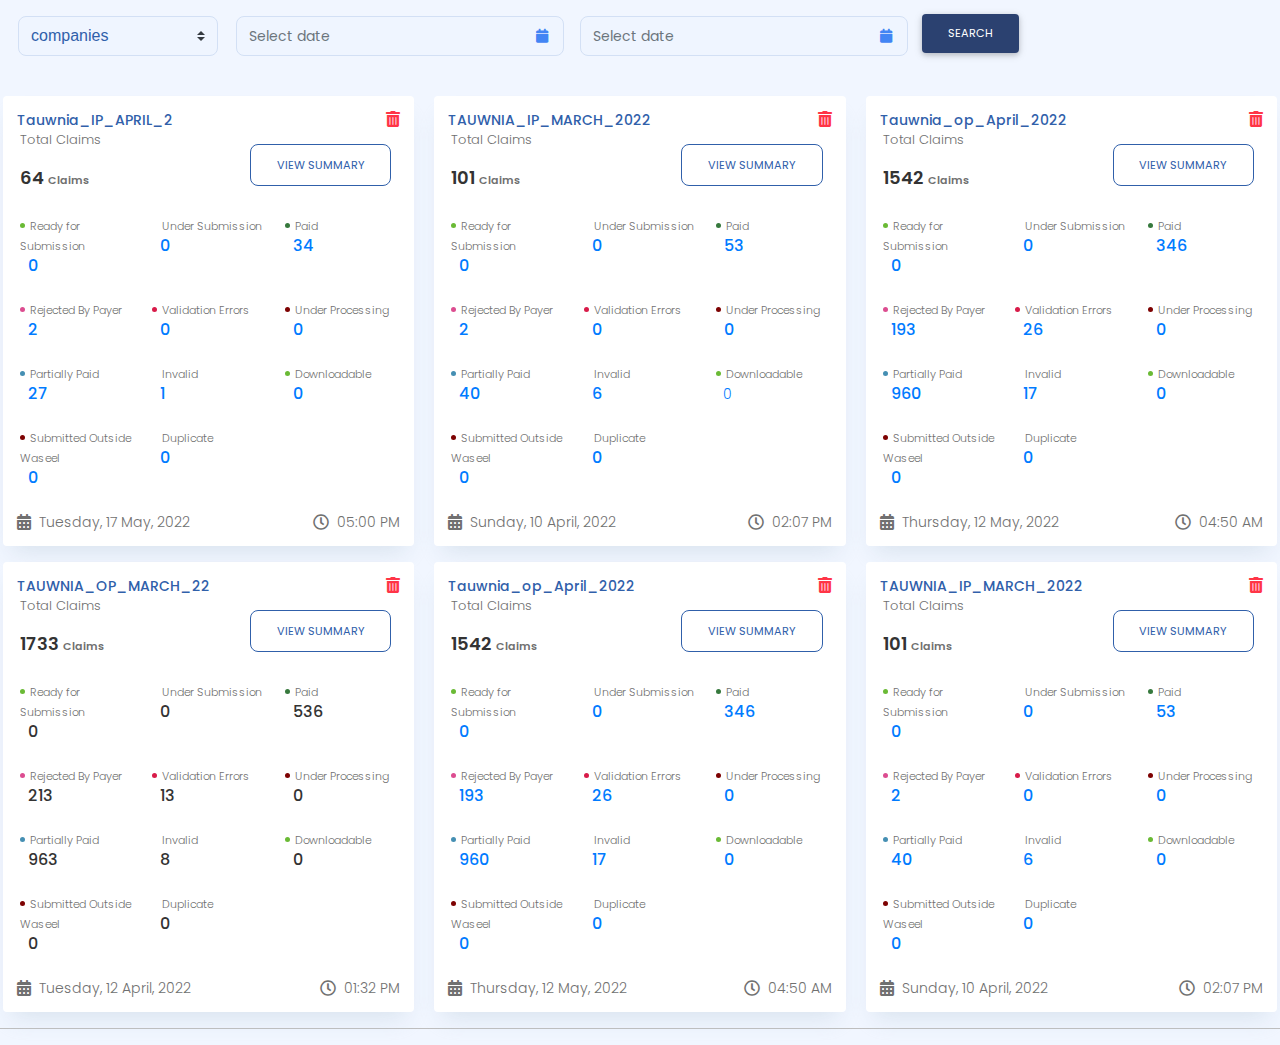
<file: uploads.html>
<!DOCTYPE html>
<html lang="en">

<head>
    <meta charset="UTF-8">
    <meta name="viewport" content="width=device-width, initial-scale=1, shrink-to-fit=no">
    <meta http-equiv="x-ua-compatible" content="ie=edge">
    <title>DashboardTask</title>
    <!-- MDB icon -->
    <link rel="icon" href="img/mdb-favicon.ico" type="image/x-icon">
    <!-- Font Awesome -->
    <link rel="stylesheet" href="https://use.fontawesome.com/releases/v5.11.2/css/all.css">
    <!-- Google Fonts Roboto -->
    <link rel="stylesheet" href="https://fonts.googleapis.com/css?family=Roboto:300,400,500,700&display=swap">
    <!-- Bootstrap core CSS -->
    <link rel="stylesheet" href="css/bootstrap.min.css">
    <!-- Material Design Bootstrap -->
    <link rel="stylesheet" href="css/mdb.css">
    <!-- Your custom styles (optional) -->
    <link rel="stylesheet" href="css/style.css">
</head>

<body>




    <div class="uploads-body scroll-block ng-star-inserted ">

        <div class="dashboard-header">
            <div class="d-flex bd-highlight">

              <div class="p-2 bd-highlight">
           
                <div class="col mt-2">
                    <div class="form-group">
                        <select class="browser-default custom-select" style="width: 200px;">
                            <option selected>companies</option>
                        </select>

                    </div>
                </div>
              </div>
              <div id="date-picker-example" class="md-form md-outline input-with-post-icon datepicker" inline="true">
                <input placeholder="Select date" type="text" id="example" class="form-control">
                
                <i class="fas fa-calendar input-prefix"></i>
              </div>
              <div id="date-picker-example" class="md-form md-outline input-with-post-icon datepicker pl-3" inline="true">
                <input placeholder="Select date" type="text" id="example" class="form-control">
                
                <i class="fas fa-calendar input-prefix"></i>
              </div>
              
              <div class="p-2 bd-highlight">
              <button type="button" class="btn btn-primary btn-md rounded">Search</button>
            </div>
            </div>
      

        <div class="row small-gutter mt-3">
            <!---->
            <div class="col-lg-4 pb-3 ng-star-inserted">
                <a href="claims.html">
                <div class="uploaded-card clickable rounded">
                    <div class="d-flex">
                        <span class="medium text-primary align-self-center">Tauwnia_IP_APRIL_2</span>
                        <!----><span class="text-danger ml-auto ng-star-inserted"><i
                                class="fas fa-trash-alt  material-icons"></i></span>
                        <!---->
                    </div>
                    <div class="row small-gutter align-items-center">
                        <div class="col">
                            <p class="small-label">Total Claims</p>
                            <h4 class="semibold">64 <span class="smaller-label">Claims</span></h4>
                        </div>
                        <div class="col-auto">
                            <button type="button" class="btn btn-primary uploaded-btn btn-md ">View Summary</button>
                        </div>
                    </div>
                    <div class="row small-gutter pt-3">
                        <div class="col-6 col-lg-4 col-xl-4 pb-2">
                            <p class="smaller-label short-text-height"><span class="bg-ready-submission"></span>Ready
                                for Submission</p>
                            <p class="dashboard-numbers">&ensp;0</p>
                        </div>
                        <div class="col-6 col-lg-4 col-xl-4 pb-2">
                            <p class="smaller-label short-text-height"><span class="bg-under-submission"></span>Under
                                Submission</p>
                            <p class="dashboard-numbers">&ensp;0</p>
                        </div>
                        <div class="col-6 col-lg-4 col-xl-4 pb-2">
                            <p class="smaller-label short-text-height"><span class="bg-paid"></span>Paid</p>
                            <p class="dashboard-numbers">&ensp;34</p>
                        </div>
                        <div class="col-6 col-lg-4 col-xl-4 pb-2">
                            <p class="smaller-label short-text-height"><span class="bg-rejected"></span>Rejected By
                                Payer</p>
                            <p class="dashboard-numbers">&ensp;2</p>
                        </div>
                        <div class="col-6 col-lg-4 col-xl-4 pb-2">
                            <p class="smaller-label short-text-height"><span
                                    class="bg-rejected-waseel"></span>Validation Errors</p>
                            <p class="dashboard-numbers">&ensp;0</p>
                        </div>
                        <div class="col-6 col-lg-4 col-xl-4 pb-2">
                            <p class="smaller-label short-text-height"><span class="bg-under-processing"></span>Under
                                Processing</p>
                            <p class="dashboard-numbers">&ensp;0</p>
                        </div>
                        <div class="col-6 col-lg-4 col-xl-4 pb-2">
                            <p class="smaller-label short-text-height"><span class="bg-partially-paid"></span>Partially
                                Paid</p>
                            <p class="dashboard-numbers">&ensp;27</p>
                        </div>
                        <div class="col-6 col-lg-4 col-xl-4 pb-2">
                            <p class="smaller-label short-text-height"><span class="bg-invalid"></span>Invalid</p>
                            <p class="dashboard-numbers">&ensp;1</p>
                        </div>
                        <div class="col-6 col-lg-4 col-xl-4 pb-2">
                            <p class="smaller-label short-text-height"><span
                                    class="bg-ready-submission"></span>Downloadable</p>
                            <p class="dashboard-numbers">&ensp;0</p>
                        </div>
                        <div class="col-6 col-lg-4 col-xl-4 pb-2">
                            <p class="smaller-label short-text-height"><span
                                    class="bg-submitted-outside-waseel"></span>Submitted Outside Waseel</p>
                            <p class="dashboard-numbers">&ensp;0</p>
                        </div>
                        <div class="col-6 col-lg-4 col-xl-4 pb-2">
                            <p class="smaller-label short-text-height"><span class="bg-duplicate"></span>Duplicate
                            </p>
                            <p class="dashboard-numbers">&ensp;0</p>
                        </div>
                    </div>
                    <div class="d-flex"><span class="text-grey d-flex align-items-center">
                        <i class="fas fa-calendar-alt material-icons mr-2"></i> Tuesday, 17 May, 2022
                        </span><span class="text-grey ml-auto text-right d-flex align-items-center">
                               <i class="far fa-clock material-icons mr-2"></i> 05:00 PM
                        </span></div>
                </div>
            </a>
            </div>
            <div class="col-lg-4 pb-3 ng-star-inserted">
                <a href="claims.html">
                <div class="uploaded-card clickable rounded">
                    <div class="d-flex"><span class="medium text-primary align-self-center">TAUWNIA_IP_MARCH_2022</span>
                        <span class="text-danger ml-auto ng-star-inserted"><i class="fas fa-trash-alt  material-icons"></i></span>
                        <!---->
                    </div>
                    <div class="row small-gutter align-items-center">
                        <div class="col">
                            <p class="small-label">Total Claims</p>
                            <h4 class="semibold">101 <span class="smaller-label">Claims</span></h4>
                        </div>
                        <div class="col-auto">
                            <button type="button" class="btn btn-primary uploaded-btn btn-md ">View Summary</button>
                    
                        </div>
                    </div>
                    <div class="row small-gutter pt-3">
                        <div class="col-6 col-lg-4 col-xl-4 pb-2">
                            <p class="smaller-label short-text-height"><span class="bg-ready-submission"></span>Ready
                                for Submission</p>
                            <p class="dashboard-numbers">&ensp;0</p>
                        </div>
                        <div class="col-6 col-lg-4 col-xl-4 pb-2">
                            <p class="smaller-label short-text-height"><span class="bg-under-submission"></span>Under
                                Submission</p>
                            <p class="dashboard-numbers">&ensp;0</p>
                        </div>
                        <div class="col-6 col-lg-4 col-xl-4 pb-2">
                            <p class="smaller-label short-text-height"><span class="bg-paid"></span>Paid</p>
                            <p class="dashboard-numbers">&ensp;53</p>
                        </div>
                        <div class="col-6 col-lg-4 col-xl-4 pb-2">
                            <p class="smaller-label short-text-height"><span class="bg-rejected"></span>Rejected By
                                Payer</p>
                            <p class="dashboard-numbers">&ensp;2</p>
                        </div>
                        <div class="col-6 col-lg-4 col-xl-4 pb-2">
                            <p class="smaller-label short-text-height"><span
                                    class="bg-rejected-waseel"></span>Validation Errors</p>
                            <p class="dashboard-numbers">&ensp;0</p>
                        </div>
                        <div class="col-6 col-lg-4 col-xl-4 pb-2">
                            <p class="smaller-label short-text-height"><span class="bg-under-processing"></span>Under
                                Processing</p>
                            <p class="dashboard-numbers">&ensp;0</p>
                        </div>
                        <div class="col-6 col-lg-4 col-xl-4 pb-2">
                            <p class="smaller-label short-text-height"><span class="bg-partially-paid"></span>Partially
                                Paid</p>
                            <p class="dashboard-numbers">&ensp;40</p>
                        </div>
                        <div class="col-6 col-lg-4 col-xl-4 pb-2">
                            <p class="smaller-label short-text-height"><span class="bg-invalid"></span>Invalid</p>
                            <p class="dashboard-numbers">&ensp;6</p>
                        </div>
                        <div class="col-6 col-lg-4 col-xl-4 pb-2">
                            <p class="smaller-label short-text-height"><span
                                    class="bg-ready-submission"></span>Downloadable</p>
                            <p class="dashboard-n
                            umbers">&ensp;0</p>
                        </div>
                        <div class="col-6 col-lg-4 col-xl-4 pb-2">
                            <p class="smaller-label short-text-height"><span
                                    class="bg-submitted-outside-waseel"></span>Submitted Outside Waseel</p>
                            <p class="dashboard-numbers">&ensp;0</p>
                        </div>
                        <div class="col-6 col-lg-4 col-xl-4 pb-2">
                            <p class="smaller-label short-text-height"><span class="bg-duplicate"></span>Duplicate
                            </p>
                            <p class="dashboard-numbers">&ensp;0</p>
                        </div>
                    </div>
                    <div class="d-flex"><span class="text-grey d-flex align-items-center">
                        <i class="fas fa-calendar-alt material-icons mr-2"></i> Sunday, 10 April, 2022
                        </span><span class="text-grey ml-auto text-right d-flex align-items-center">
                <i class="far fa-clock material-icons mr-2 text-grey"></i>02:07 PM
                        </span></div>
                </div>
            </a>
            </div>
            <div class="col-lg-4 pb-3 ng-star-inserted">
                <a href="claims.html">
                <div class="uploaded-card clickable rounded">
                    <div class="d-flex"><span class="medium text-primary align-self-center">Tauwnia_op_April_2022</span>
                        <!----><span class="text-danger ml-auto ng-star-inserted"><i
                                class="fas fa-trash-alt  material-icons"></i></span>
                        </span>
                        <!---->
                    </div>
                    <div class="row small-gutter align-items-center">
                        <div class="col">
                            <p class="small-label">Total Claims</p>
                            <h4 class="semibold">1542 <span class="smaller-label">Claims</span></h4>
                        </div>
                        <div class="col-auto">
                            <button type="button" class="btn btn-primary uploaded-btn btn-md ">View Summary</button>
                        </div>
                    </div>
                    <div class="row small-gutter pt-3">
                        <div class="col-6 col-lg-4 col-xl-4 pb-2">
                            <p class="smaller-label short-text-height"><span class="bg-ready-submission"></span>Ready
                                for Submission</p>
                            <p class="dashboard-numbers">&ensp;0</p>
                        </div>
                        <div class="col-6 col-lg-4 col-xl-4 pb-2">
                            <p class="smaller-label short-text-height"><span class="bg-under-submission"></span>Under
                                Submission</p>
                            <p class="dashboard-numbers">&ensp;0</p>
                        </div>
                        <div class="col-6 col-lg-4 col-xl-4 pb-2">
                            <p class="smaller-label short-text-height"><span class="bg-paid"></span>Paid</p>
                            <p class="dashboard-numbers">&ensp;346</p>
                        </div>
                        <div class="col-6 col-lg-4 col-xl-4 pb-2">
                            <p class="smaller-label short-text-height"><span class="bg-rejected"></span>Rejected By
                                Payer</p>
                            <p class="dashboard-numbers">&ensp;193</p>
                        </div>
                        <div class="col-6 col-lg-4 col-xl-4 pb-2">
                            <p class="smaller-label short-text-height"><span
                                    class="bg-rejected-waseel"></span>Validation Errors</p>
                            <p class="dashboard-numbers">&ensp;26</p>
                        </div>
                        <div class="col-6 col-lg-4 col-xl-4 pb-2">
                            <p class="smaller-label short-text-height"><span class="bg-under-processing"></span>Under
                                Processing</p>
                            <p class="dashboard-numbers">&ensp;0</p>
                        </div>
                        <div class="col-6 col-lg-4 col-xl-4 pb-2">
                            <p class="smaller-label short-text-height"><span class="bg-partially-paid"></span>Partially
                                Paid</p>
                            <p class="dashboard-numbers">&ensp;960</p>
                        </div>
                        <div class="col-6 col-lg-4 col-xl-4 pb-2">
                            <p class="smaller-label short-text-height"><span class="bg-invalid"></span>Invalid</p>
                            <p class="dashboard-numbers">&ensp;17</p>
                        </div>
                        <div class="col-6 col-lg-4 col-xl-4 pb-2">
                            <p class="smaller-label short-text-height"><span
                                    class="bg-ready-submission"></span>Downloadable</p>
                            <p class="dashboard-numbers">&ensp;0</p>
                        </div>
                        <div class="col-6 col-lg-4 col-xl-4 pb-2">
                            <p class="smaller-label short-text-height"><span
                                    class="bg-submitted-outside-waseel"></span>Submitted Outside Waseel</p>
                            <p class="dashboard-numbers">&ensp;0</p>
                        </div>
                        <div class="col-6 col-lg-4 col-xl-4 pb-2">
                            <p class="smaller-label short-text-height"><span class="bg-duplicate"></span>Duplicate
                            </p>
                            <p class="dashboard-numbers">&ensp;0</p>
                        </div>
                    </div>
                    <div class="d-flex"><span class="text-grey d-flex align-items-center">
                        <i class="fas fa-calendar-alt material-icons mr-2"></i> Thursday, 12 May, 2022
                        </span><span class="text-grey ml-auto text-right d-flex align-items-center">
                            <i class="far fa-clock material-icons mr-2"></i> 04:50 AM
                        </span></div>
                </div>
            </a>
            </div>

            <div class="col-lg-4 pb-3 ng-star-inserted">

                <div class="uploaded-card clickable rounded">
                    <div class="d-flex"><span class="medium text-primary align-self-center">TAUWNIA_OP_MARCH_22</span>
                        <!----><span class="text-danger ml-auto ng-star-inserted"><i
                                class="fas fa-trash-alt  material-icons"></i></span>

                        <!---->
                    </div>
                    <div class="row small-gutter align-items-center">
                        <div class="col">
                            <p class="small-label">Total Claims</p>
                            <h4 class="semibold">1733 <span class="smaller-label">Claims</span></h4>
                        </div>
                        <div class="col-auto">
                            <button type="button" class="btn btn-primary uploaded-btn btn-md ">View Summary</button>


                        </div>
                    </div>
                    <div class="row small-gutter pt-3">
                        <div class="col-6 col-lg-4 col-xl-4 pb-2">
                            <p class="smaller-label short-text-height"><span class="bg-ready-submission"></span>Ready
                                for Submission</p>
                            <p class="dashboard-numbers">&ensp;0</p>
                        </div>
                        <div class="col-6 col-lg-4 col-xl-4 pb-2">
                            <p class="smaller-label short-text-height"><span class="bg-under-submission"></span>Under
                                Submission</p>
                            <p class="dashboard-numbers">&ensp;0</p>
                        </div>
                        <div class="col-6 col-lg-4 col-xl-4 pb-2">
                            <p class="smaller-label short-text-height"><span class="bg-paid"></span>Paid</p>
                            <p class="dashboard-numbers">&ensp;536</p>
                        </div>
                        <div class="col-6 col-lg-4 col-xl-4 pb-2">
                            <p class="smaller-label short-text-height"><span class="bg-rejected"></span>Rejected By
                                Payer</p>
                            <p class="dashboard-numbers">&ensp;213</p>
                        </div>
                        <div class="col-6 col-lg-4 col-xl-4 pb-2">
                            <p class="smaller-label short-text-height"><span
                                    class="bg-rejected-waseel"></span>Validation Errors</p>
                            <p class="dashboard-numbers">&ensp;13</p>
                        </div>
                        <div class="col-6 col-lg-4 col-xl-4 pb-2">
                            <p class="smaller-label short-text-height"><span class="bg-under-processing"></span>Under
                                Processing</p>
                            <p class="dashboard-numbers">&ensp;0</p>
                        </div>
                        <div class="col-6 col-lg-4 col-xl-4 pb-2">
                            <p class="smaller-label short-text-height"><span class="bg-partially-paid"></span>Partially
                                Paid</p>
                            <p class="dashboard-numbers">&ensp;963</p>
                        </div>
                        <div class="col-6 col-lg-4 col-xl-4 pb-2">
                            <p class="smaller-label short-text-height"><span class="bg-invalid"></span>Invalid</p>
                            <p class="dashboard-numbers">&ensp;8</p>
                        </div>
                        <div class="col-6 col-lg-4 col-xl-4 pb-2">
                            <p class="smaller-label short-text-height"><span
                                    class="bg-ready-submission"></span>Downloadable</p>
                            <p class="dashboard-numbers">&ensp;0</p>
                        </div>
                        <div class="col-6 col-lg-4 col-xl-4 pb-2">
                            <p class="smaller-label short-text-height"><span
                                    class="bg-submitted-outside-waseel"></span>Submitted Outside Waseel</p>
                            <p class="dashboard-numbers">&ensp;0</p>
                        </div>
                        <div class="col-6 col-lg-4 col-xl-4 pb-2">
                            <p class="smaller-label short-text-height"><span class="bg-duplicate"></span>Duplicate
                            </p>
                            <p class="dashboard-numbers">&ensp;0</p>
                        </div>
                    </div>
                    <div class="d-flex"><span class="text-grey d-flex align-items-center">
                            <i class="fas fa-calendar-alt material-icons mr-2"></i>

                            Tuesday, 12 April, 2022
                        </span>
                        <span class="text-grey ml-auto text-right d-flex align-items-center">
                            <i class="far fa-clock material-icons mr-2"></i>
                            01:32 PM
                        </span>
                    </div>
                </div>

            </div>
            <div class="col-lg-4 pb-3 ng-star-inserted">
                <a href="claims.html">
                <div class="uploaded-card clickable rounded">
                    <div class="d-flex"><span class="medium text-primary align-self-center">Tauwnia_op_April_2022</span>
                        <!----><span class="text-danger ml-auto ng-star-inserted"><i
                                class="fas fa-trash-alt  material-icons"></i></span>
                        </span>
                        <!---->
                    </div>
                    <div class="row small-gutter align-items-center">
                        <div class="col">
                            <p class="small-label">Total Claims</p>
                            <h4 class="semibold">1542 <span class="smaller-label">Claims</span></h4>
                        </div>
                        <div class="col-auto">
                            <button type="button" class="btn btn-primary uploaded-btn btn-md ">View Summary</button>
                        </div>
                    </div>
                    <div class="row small-gutter pt-3">
                        <div class="col-6 col-lg-4 col-xl-4 pb-2">
                            <p class="smaller-label short-text-height"><span class="bg-ready-submission"></span>Ready
                                for Submission</p>
                            <p class="dashboard-numbers">&ensp;0</p>
                        </div>
                        <div class="col-6 col-lg-4 col-xl-4 pb-2">
                            <p class="smaller-label short-text-height"><span class="bg-under-submission"></span>Under
                                Submission</p>
                            <p class="dashboard-numbers">&ensp;0</p>
                        </div>
                        <div class="col-6 col-lg-4 col-xl-4 pb-2">
                            <p class="smaller-label short-text-height"><span class="bg-paid"></span>Paid</p>
                            <p class="dashboard-numbers">&ensp;346</p>
                        </div>
                        <div class="col-6 col-lg-4 col-xl-4 pb-2">
                            <p class="smaller-label short-text-height"><span class="bg-rejected"></span>Rejected By
                                Payer</p>
                            <p class="dashboard-numbers">&ensp;193</p>
                        </div>
                        <div class="col-6 col-lg-4 col-xl-4 pb-2">
                            <p class="smaller-label short-text-height"><span
                                    class="bg-rejected-waseel"></span>Validation Errors</p>
                            <p class="dashboard-numbers">&ensp;26</p>
                        </div>
                        <div class="col-6 col-lg-4 col-xl-4 pb-2">
                            <p class="smaller-label short-text-height"><span class="bg-under-processing"></span>Under
                                Processing</p>
                            <p class="dashboard-numbers">&ensp;0</p>
                        </div>
                        <div class="col-6 col-lg-4 col-xl-4 pb-2">
                            <p class="smaller-label short-text-height"><span class="bg-partially-paid"></span>Partially
                                Paid</p>
                            <p class="dashboard-numbers">&ensp;960</p>
                        </div>
                        <div class="col-6 col-lg-4 col-xl-4 pb-2">
                            <p class="smaller-label short-text-height"><span class="bg-invalid"></span>Invalid</p>
                            <p class="dashboard-numbers">&ensp;17</p>
                        </div>
                        <div class="col-6 col-lg-4 col-xl-4 pb-2">
                            <p class="smaller-label short-text-height"><span
                                    class="bg-ready-submission"></span>Downloadable</p>
                            <p class="dashboard-numbers">&ensp;0</p>
                        </div>
                        <div class="col-6 col-lg-4 col-xl-4 pb-2">
                            <p class="smaller-label short-text-height"><span
                                    class="bg-submitted-outside-waseel"></span>Submitted Outside Waseel</p>
                            <p class="dashboard-numbers">&ensp;0</p>
                        </div>
                        <div class="col-6 col-lg-4 col-xl-4 pb-2">
                            <p class="smaller-label short-text-height"><span class="bg-duplicate"></span>Duplicate
                            </p>
                            <p class="dashboard-numbers">&ensp;0</p>
                        </div>
                    </div>
                    <div class="d-flex"><span class="text-grey d-flex align-items-center">
                        <i class="fas fa-calendar-alt material-icons mr-2"></i> Thursday, 12 May, 2022
                        </span><span class="text-grey ml-auto text-right d-flex align-items-center">
                            <i class="far fa-clock material-icons mr-2"></i> 04:50 AM
                        </span></div>
                </div>
            </a>
            </div>
            <div class="col-lg-4 pb-3 ng-star-inserted">
                <a href="claims.html">
                <div class="uploaded-card clickable rounded">
                    <div class="d-flex"><span class="medium text-primary align-self-center">TAUWNIA_IP_MARCH_2022</span>
                        <span class="text-danger ml-auto ng-star-inserted"><i class="fas fa-trash-alt  material-icons"></i></span>
                        <!---->
                    </div>
                    <div class="row small-gutter align-items-center">
                        <div class="col">
                            <p class="small-label">Total Claims</p>
                            <h4 class="semibold">101 <span class="smaller-label">Claims</span></h4>
                        </div>
                        <div class="col-auto">
                            <button type="button" class="btn btn-primary uploaded-btn btn-md ">View Summary</button>
                    
                        </div>
                    </div>
                    <div class="row small-gutter pt-3">
                        <div class="col-6 col-lg-4 col-xl-4 pb-2">
                            <p class="smaller-label short-text-height"><span class="bg-ready-submission"></span>Ready
                                for Submission</p>
                            <p class="dashboard-numbers">&ensp;0</p>
                        </div>
                        <div class="col-6 col-lg-4 col-xl-4 pb-2">
                            <p class="smaller-label short-text-height"><span class="bg-under-submission"></span>Under
                                Submission</p>
                            <p class="dashboard-numbers">&ensp;0</p>
                        </div>
                        <div class="col-6 col-lg-4 col-xl-4 pb-2">
                            <p class="smaller-label short-text-height"><span class="bg-paid"></span>Paid</p>
                            <p class="dashboard-numbers">&ensp;53</p>
                        </div>
                        <div class="col-6 col-lg-4 col-xl-4 pb-2">
                            <p class="smaller-label short-text-height"><span class="bg-rejected"></span>Rejected By
                                Payer</p>
                            <p class="dashboard-numbers">&ensp;2</p>
                        </div>
                        <div class="col-6 col-lg-4 col-xl-4 pb-2">
                            <p class="smaller-label short-text-height"><span
                                    class="bg-rejected-waseel"></span>Validation Errors</p>
                            <p class="dashboard-numbers">&ensp;0</p>
                        </div>
                        <div class="col-6 col-lg-4 col-xl-4 pb-2">
                            <p class="smaller-label short-text-height"><span class="bg-under-processing"></span>Under
                                Processing</p>
                            <p class="dashboard-numbers">&ensp;0</p>
                        </div>
                        <div class="col-6 col-lg-4 col-xl-4 pb-2">
                            <p class="smaller-label short-text-height"><span class="bg-partially-paid"></span>Partially
                                Paid</p>
                            <p class="dashboard-numbers">&ensp;40</p>
                        </div>
                        <div class="col-6 col-lg-4 col-xl-4 pb-2">
                            <p class="smaller-label short-text-height"><span class="bg-invalid"></span>Invalid</p>
                            <p class="dashboard-numbers">&ensp;6</p>
                        </div>
                        <div class="col-6 col-lg-4 col-xl-4 pb-2">
                            <p class="smaller-label short-text-height"><span
                                    class="bg-ready-submission"></span>Downloadable</p>
                            <p class="dashboard-numbers">&ensp;0</p>
                        </div>
                        <div class="col-6 col-lg-4 col-xl-4 pb-2">
                            <p class="smaller-label short-text-height"><span
                                    class="bg-submitted-outside-waseel"></span>Submitted Outside Waseel</p>
                            <p class="dashboard-numbers">&ensp;0</p>
                        </div>
                        <div class="col-6 col-lg-4 col-xl-4 pb-2">
                            <p class="smaller-label short-text-height"><span class="bg-duplicate"></span>Duplicate
                            </p>
                            <p class="dashboard-numbers">&ensp;0</p>
                        </div>
                    </div>
                    <div class="d-flex"><span class="text-grey d-flex align-items-center">
                        <i class="fas fa-calendar-alt material-icons mr-2"></i> Sunday, 10 April, 2022
                        </span><span class="text-grey ml-auto text-right d-flex align-items-center">
                <i class="far fa-clock material-icons mr-2 text-grey"></i>02:07 PM
                        </span></div>
                </div>
            </a>
            </div>



        </div>
        <div class="block-card">
            <!---->
            <!---->
            <!---->
        </div>
    </div>









    <!-- jQuery -->
    <script type="text/javascript" src="js/jquery.min.js"></script>
    <!-- Bootstrap tooltips -->
    <script type="text/javascript" src="js/popper.min.js"></script>
    <!-- Bootstrap core JavaScript -->
    <script type="text/javascript" src="js/bootstrap.min.js"></script>
    <!-- MDB core JavaScript -->
    <script type="text/javascript" src="js/mdb.min.js"></script>
    <!-- Your custom scripts (optional) -->
    <script type="text/javascript" src="js/main.js"></script>
    <script>


    </script>
</body>

</html>
</file>
<file: css/style.css>
@import url('https://fonts.googleapis.com/css2?family=Poppins:ital,wght@0,100;0,200;0,300;0,400;0,500;0,600;0,700;0,800;0,900;1,100;1,200;1,300;1,400;1,500;1,600;1,700;1,800;1,900&display=swap');

body {
    font-size: 14px;
    line-height: 20px;
    font-family: Poppins, sans-serif;
    background-color: #f1f6ff;
    color: #333;
    overflow-x: hidden;
}

h4 {
    font-size: 18px;
    line-height: 24px;
}

h5 {
    font-size: 16px;
    line-height: 22px;
    font-weight: 500;
}

tr {
    cursor: pointer;
}
.asterisk, .error-text {
    color: #d03131;
}
.form-control {
    border: 1px solid #d3e0f5 !important;
    height: 40px !important;
    background-color: #eff5ff !important;
    padding: 4px 12px !important;
    color: #3060aa;
    border-radius: 8px !important;
    box-shadow: none !important;
    caret-color: #3060aa;
    font-size: 14px;
    line-height: 20px;
}

select.browser-default.custom-select {
    border: 1px solid #d3e0f5 !important;
    height: 40px !important;
    background-color: #eff5ff !important;
    color: #3060aa;
    border-radius: 8px !important;
    box-shadow: none !important;
    caret-color: #3060aa;
}

.form-group {
    margin-bottom: 0.5rem;
}

.tab-content {
    padding: 1rem;
    padding-top: 1rem;
}

thead th {
    background-color: #d5e4fc;
    color: #3060aa;
}

.btn-link {
    padding: 0;
}

.btn-outline-primary {
    background: transparent;
    box-shadow: none !important;
    border: 1px solid #dedede !important;
    color: #626262 !important;
    font-weight: 600;
}

.btn-link:hover {
    color: #0056b3;
    text-decoration: none !important;
}

.text-duplicate,
.text-grey {
    color: #707070 !important;
}

.semibold {
    font-weight: 600 !important;
    color: #333;
}

.medium {
    font-weight: 500 !important;
}

button.btn.btn-primary.uploaded-btn.btn-md {
    background: transparent !important;
    color: #3060aa;
    box-shadow: none !important;
    border: 1px solid #3060aa;
    border-radius: 8px;
}

ol,
ul {
    list-style: none;
    margin: 0;
    padding: 0;
    border: 0;
    font: inherit;
    vertical-align: baseline;
}

.material-icons {
    font-size: 16px;
}



.md-form.input-with-post-icon .input-prefix {
    right: 16px;
    left: initial;
    top: 20px;
}

.dashboard-header .md-form.md-outline {
    position: relative;
    margin-top: 1rem !important;
    margin-bottom: 1rem !important;
}

.dashboard-header {
    border-bottom: 1px solid #bebebe;
    margin-bottom: 16px;
}

.dashboard-claim-card {
    background-color: #fff;
    padding: 14px;
    margin-bottom: 14px;
    height: calc(100% - 14px);
    box-shadow: 0px 14px 22px -9px #bbcbd878;
}

.dashboard-claim-card .title {
    padding-bottom: 6px;
    color: #707070;
}

.dashboard-claim-card h4 {
    font-weight: 600;
    position: relative;
}

.dashboard-claim-card h4 small {
    font-size: 14px;
    font-weight: 500;
    opacity: .8;
}

.dashboard-claim-card .progress-block {
    overflow: hidden;
    margin-bottom: 12px;
}

.dashboard-claim-card .progress-block .ready-submission-bar,
.dashboard-claim-card .progress-block .rejected-waseel-bar {
    height: 6px;
    border-radius: 8px;
}

.bg-magenta,
.bg-rejected-waseel {
    background-color: #d81b49 !important;
}

.dashboard-claim-card .statistics {
    font-weight: 600;
    padding-bottom: 6px;
}

.text-parrot,
.text-ready-submission {
    color: #6aba35 !important;
}

.dashboard-claim-card .statistics small {
    font-size: 12px;
    font-weight: 500;
}

.text-magenta,
.text-rejected-waseel {
    color: #d81b49 !important;
}

.dashboard-claim-card .statistics small {
    font-size: 12px;
    font-weight: 500;
}

.dashboard-claim-card .statistics:last-child {
    padding-bottom: 0;
}

.dashboard-legend {
    display: flex;
    justify-content: flex-end;
    margin-top: -38px;
}

.dashboard-legend>li>span {
    display: block;
    height: 8px;
    width: 8px;
    border-radius: 50px;
    margin-right: 6px;
}

.bg-parrot,
.bg-ready-submission {
    background-color: #6aba35 !important;
}

.dashboard-legend>li {
    display: flex;
    align-items: center;
    margin-right: 12px;
}

.text-green,
.text-paid {
    color: #36793d !important;
}

.text-light-blue,
.text-partially-paid {
    color: #458fb3 !important;
}

.text-light-blue,
.text-partially-paid {
    color: #458fb3 !important;
}

.text-light-pink,
.text-rejected {
    color: #dc4d90 !important;
}

.bg-deep-red,
.bg-submitted,
.bg-submitted-outside-waseel,
.bg-under-processing {
    background-color: #7d0202 !important;
}

.bg-green,
.bg-paid {
    background-color: #36793d !important;
}

.bg-light-blue,
.bg-partially-paid {
    background-color: #458fb3 !important;
}

.bg-light-pink,
.bg-rejected {
    background-color: #dc4d90 !important;
}

.text-deep-red,
.text-submitted,
.text-submitted-outside-waseel,
.text-under-processing {
    color: #8f3030 !important;
}



.primary-card .primary-card-title {
    padding: 12px 14px 0;
    font-weight: 500;
    font-size: 16px;
    line-height: 24px;
    text-transform: capitalize;
}

.rejection-card-head {
    display: flex;
    align-items: center;
    padding-bottom: 12px;
    min-height: 72px;
}

.rejection-card-head>.left-block {
    flex-grow: 0;
    flex-shrink: 0;
    flex-basis: calc(100% - 120px);
    max-width: calc(100% - 120px);
    padding: 12px 14px 0;
}

.rejection-card-head>.left-block h6 {
    color: #707070;
    font-size: 12px;
}

.item-list>li {
    background-color: #f6f6f6;
    border-radius: 8px;
    padding: 14px;
    margin: 15px;
    display: flex;
    align-items: center;
    font-weight: 600;
}

.item-list>li .status-dot {
    margin-right: 14px;
    flex-shrink: 0;
}

.status-dot.size-lg {
    height: 14px;
    width: 14px;
}

.status-dot {
    height: 10px;
    width: 10px;
    border-radius: 50%;
    display: inline-block;
}


/* uploads Page*/
.row.small-gutter {
    margin-left: -7px;
    margin-right: -7px;
}

.smaller-label>span {
    display: inline-block;
    height: 5px;
    width: 5px;
    border-radius: 50px;
    margin-right: 5px;
    position: relative;
    top: -2px;
}

.uploaded-card {
    transition: all .2s cubic-bezier(.35, 0, .25, 1);
    padding: 14px;
    background: #fff;
    position: relative;
    cursor: pointer;
    box-shadow: 0px 14px 22px -9px #bbcbd878;

}

.text-all-claim,
.text-primary {
    color: #3060aa !important;
}

.small-label {
    font-size: 13px;
    color: #707070;
}

.smaller-label {
    font-size: 11px;
    color: #707070;
    margin-bottom: 0 !important;
}

.dashboard-numbers {
    font-weight: 500;
    font-size: 16px;
    line-height: 20px;
}


/* claims Page*/

.tab-btn {
    color: #3060aa;
    opacity: .5;
}

.tab-btn.active {
    opacity: 1;
    font-weight: 600;
}

.block-card {
    background: #fff !important;
    border-radius: 8px;
    box-shadow: 0px 14px 22px -9px #bbcbd878;
}

.block-header {
    display: flex;
    color: #3060aa;
    background-color: #fff;
    padding: 14px;
    font-size: 16px;
    line-height: 22px;
    font-weight: 600;
    border-bottom: 1px solid #e1e1e1;
}

.ml-auto,
.mx-auto {
    margin-left: auto !important;
}

.primary-card.abstract-card .primary-card-title {
    display: flex;
    padding: 0;
    align-items: flex-start;
}

.primary-card .primary-card-title {
    padding: 12px 12px 0;
    font-weight: 500;
    font-size: 16px;
    line-height: 24px;
    text-transform: capitalize;
}

.primary-card.abstract-card {
    box-shadow: none;
    border: 1px solid #e1e1e1;
    min-height: 120px;
}

.primary-card {
    border-radius: 8px;
    background: #fff;
    position: relative;
    margin-bottom: 14px;
    display: block;
    height: calc(100% - 14px);
    box-shadow: 0px 14px 22px -9px #bbcbd878;
}

.primary-card.abstract-card .title {
    color: #fff;
    font-size: 12px;
    line-height: 20px;
    padding: 4px 12px;
    border-radius: 7px 0 8px;
    font-weight: 700;
    display: block;
    min-width: 150px;
}

.bg-all-claim,
.bg-primary {
    background-color: #3060aa !important;
}

.bg-light-blue,
.bg-partially-paid {
    background-color: #458fb3 !important;
}

.primary-card.abstract-card .primary-card-title .total-count>span {
    font-weight: 400;
    font-size: 12px;
    line-height: 14px;
    color: #444;
    display: block;
}

.primary-card.abstract-card .primary-card-title .total-count {
    font-size: 24px;
    line-height: 24px;
    margin-left: auto;
    text-align: right;
    padding-top: 8px;
    padding-left: 12px;
    padding-right: 12px;
}

.primary-card.abstract-card .total.label {
    font-weight: 600;
    padding-bottom: 6px;
    margin-top: -18px;
    display: block;
}

.primary-card.abstract-card .label {
    font-weight: 400;
    font-size: 12px;
    line-height: 14px;
    color: #444;
}

.text-all-claim,
.text-primary {
    color: #3060aa !important;
}

.primary-card .primary-card-content {
    padding: 8px 12px;
    font-size: 13px;
    position: relative;
}

.primary-card table {
    margin: 0;
    width: 100%;
}




/* View Claim*/
.modal-dialog.modal-fullscreen {
    width: 100% !important;
    height: 100% !important;
    margin: 0 !important;
    padding: 0 !important;
    max-width: none !important;

}

.modal-content.modal-fullscreen {
    height: auto !important;
    min-height: 100% !important;
    border-radius: 0 !important;
    background-color: #fff !important
}


.claim-status-header {
    padding: 12px 14px;
    border-left: 14px solid currentColor;
    border-bottom: 1px solid #e1e1e1
}

.claim-status-header .summary {
    display: flex;
    flex-wrap: wrap
}

.claim-status-header .summary span {
    color: #505050
}

.claim-status-header p {
    padding-right: 24px
}

.claim-status-header .title {
    font-size: 16px;
    line-height: 22px;
    font-weight: 600
}

.claim-totals {
    display: flex;
    padding: 12px 14px;
    flex-wrap: wrap;
    background: #f9fbff;
    border-bottom: 1px solid #e1e1e1
}

.claim-totals>li {
    padding: 2px 20px 2px 0;
    display: flex;
    color: #707070
}

.claim-totals>li.separator {
    border-left: 1px solid rgba(48, 97, 171, .4)
}

.claim-totals .value {
    color: #3060aa;
    font-weight: 600;
    padding-left: 4px
}

.claim-totals .title {
    font-weight: 600;
    color: rgba(138, 143, 153, .8);
    flex-basis: 100%;
    max-width: 100%;
    flex-grow: 0;
    flex-shrink: 0
}

.accordian-box {
    padding: 14px;
    border: 1px solid #bebebe;
    border-radius: 8px;
}

.hiddenRow {
    padding: 0 !important;
}
</file>
